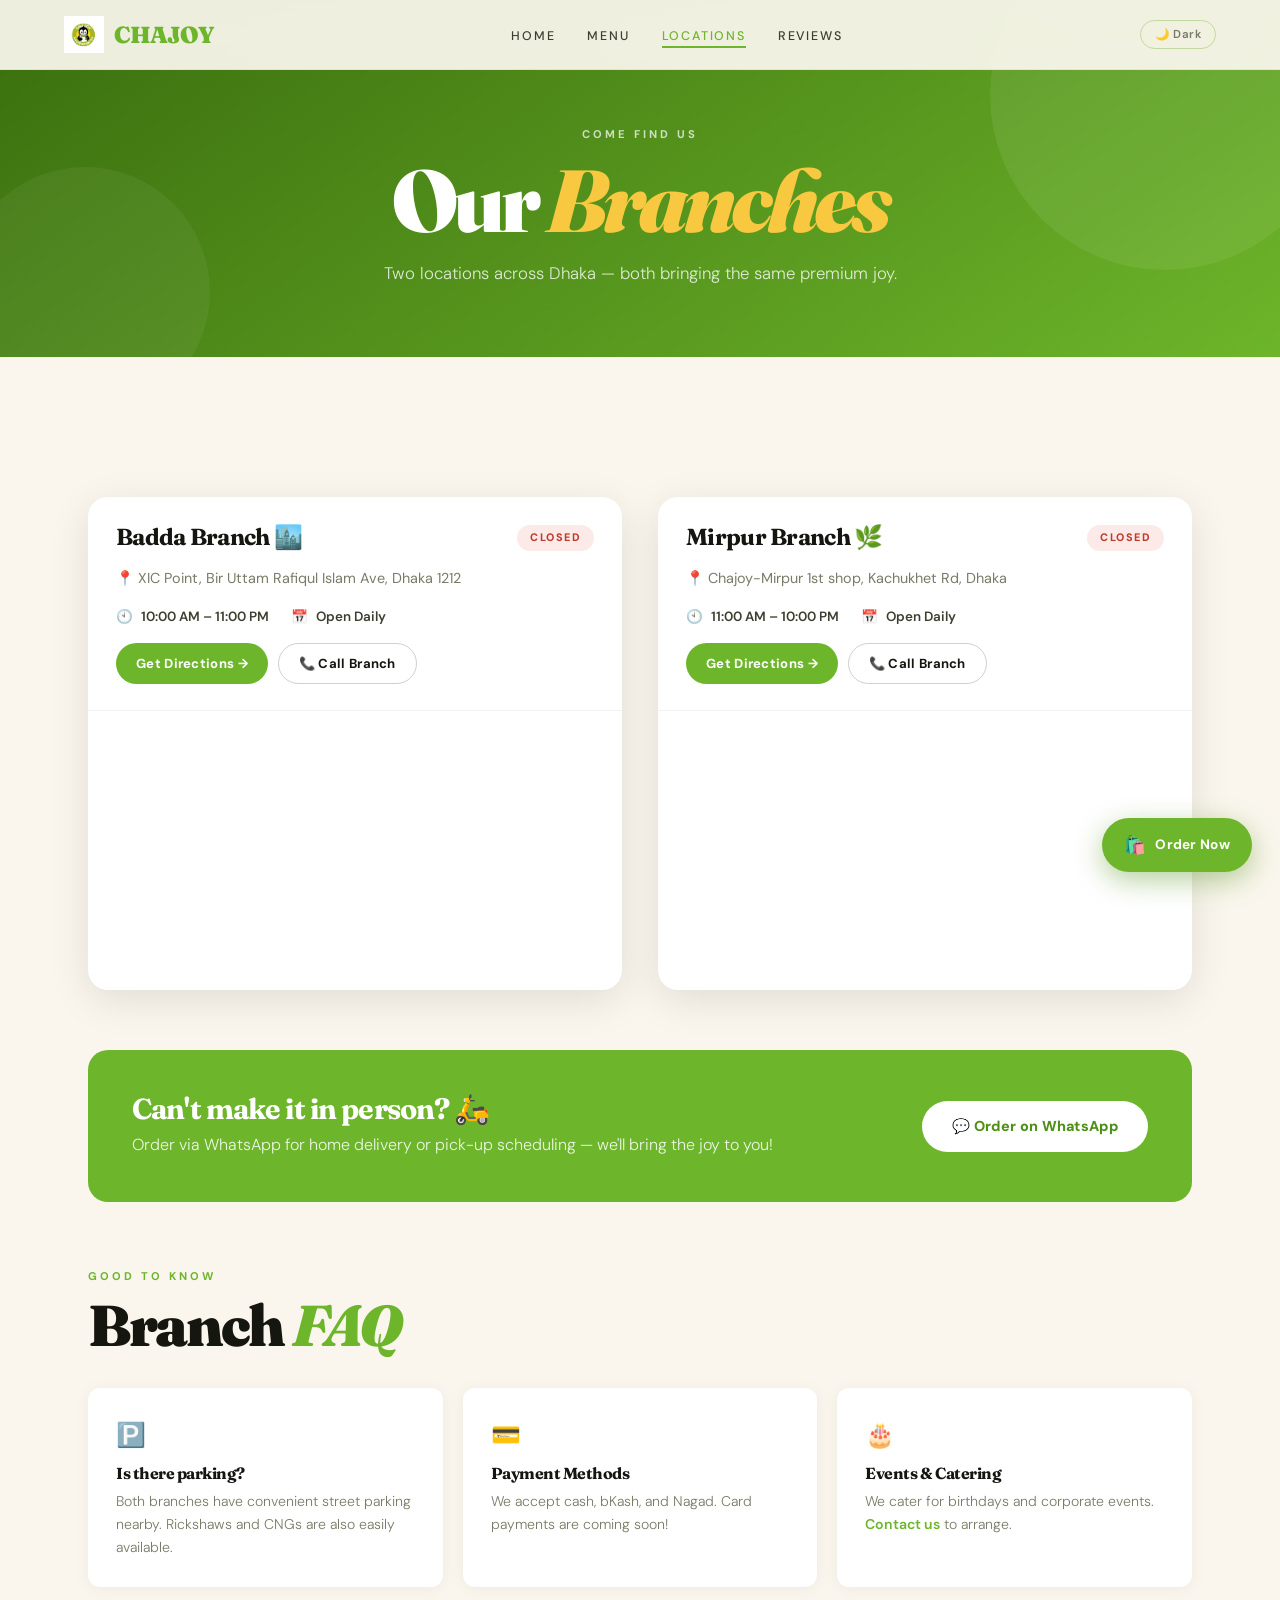
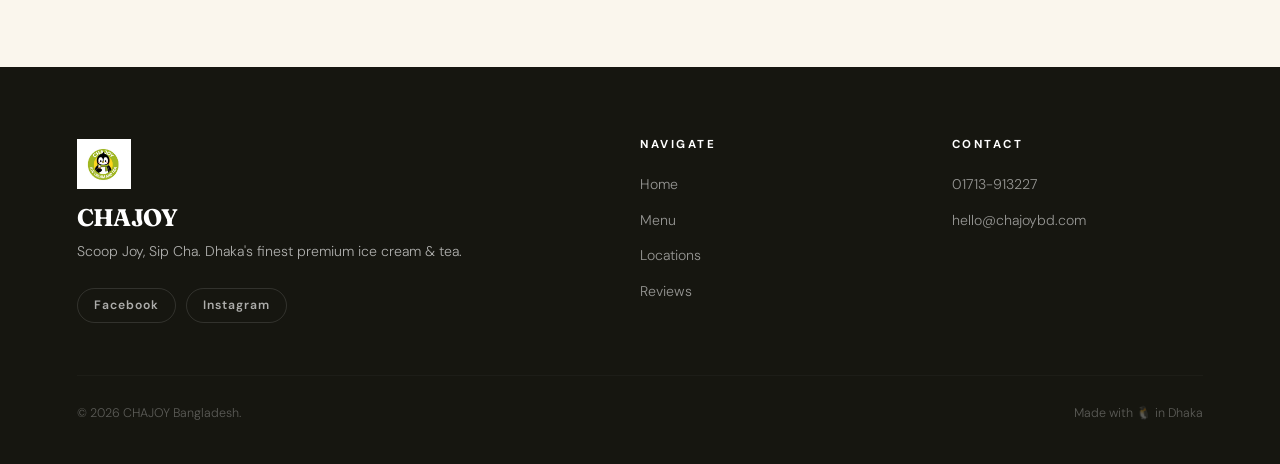
<file: locations.html>
<!DOCTYPE html>
<html lang="en">
<head>
<meta charset="UTF-8">
<meta name="viewport" content="width=device-width, initial-scale=1.0">
<title>Visit Us — CHAJOY Locations</title>
<link rel="stylesheet" href="style.css">
<link href="https://fonts.googleapis.com/css2?family=Fraunces:ital,opsz,wght@0,9..144,100;0,9..144,400;0,9..144,700;0,9..144,900;1,9..144,300;1,9..144,700&family=DM+Sans:ital,opsz,wght@0,9..40,300;0,9..40,400;0,9..40,500;0,9..40,700;1,9..40,300&display=swap" rel="stylesheet">
</head>
<body>

<a href="order.html" class="fab">
  <span class="fab-icon">🛍️</span><span>Order Now</span>
</a>
<nav>
  <a href="index.html" class="brand">
    <img src="image_8c6588.jpg" alt="CHAJOY">
    <span class="brand-name">CHAJOY</span>
  </a>
  <ul class="nav-links">
    <li><a href="index.html">Home</a></li>
    <li><a href="menu.html">Menu</a></li>
    <li><a href="locations.html">Locations</a></li>
    <li><a href="reviews.html">Reviews</a></li>
  </ul>
  <div class="nav-right">
    <button class="theme-btn" onclick="toggleTheme()" id="themeBtn">🌙 Dark</button>
    <div class="hamburger"><span></span><span></span><span></span></div>
  </div>
</nav>

<div class="page-hero page-hero-green">
  <div style="position:absolute;top:-80px;right:-60px;width:350px;height:350px;border-radius:50%;background:rgba(255,255,255,.07);"></div>
  <div style="position:absolute;bottom:-60px;left:-40px;width:250px;height:250px;border-radius:50%;background:rgba(255,255,255,.05);"></div>
  <span class="eyebrow" style="color:rgba(255,255,255,.72);">Come find us</span>
  <h1>Our <em>Branches</em></h1>
  <p>Two locations across Dhaka — both bringing the same premium joy.</p>
</div>

<div class="container">

  <div class="loc-grid">
    <!-- BADDA -->
    <div class="loc-card reveal">
      <div class="loc-card-head">
        <h2>Badda Branch 🏙️</h2>
        <span class="status-pill" id="baddaStatus">Checking...</span>
      </div>
      <div class="loc-details">
        <p>📍 XIC Point, Bir Uttam Rafiqul Islam Ave, Dhaka 1212</p>
        <div class="loc-meta">
          <div class="loc-meta-item"><span>🕙</span><span>10:00 AM – 11:00 PM</span></div>
          <div class="loc-meta-item"><span>📅</span><span>Open Daily</span></div>
        </div>
        <div style="display:flex;gap:10px;margin-top:12px;flex-wrap:wrap;">
          <a href="https://maps.google.com/?q=23.774109679835213,90.42550198835038" target="_blank" class="btn btn-primary" style="font-size:.82rem;padding:10px 20px;">Get Directions →</a>
          <a href="https://wa.me/8801713913227?text=Hi!%20I%20am%20at%20the%20Badda%20branch" target="_blank" class="btn btn-dark" style="font-size:.82rem;padding:9px 20px;">📞 Call Branch</a>
        </div>
      </div>
      <div class="map-wrap">
        <iframe src="https://www.google.com/maps?q=23.774109679835213,90.42550198835038&z=17&output=embed" loading="lazy" allowfullscreen title="Badda Branch Map"></iframe>
      </div>
    </div>

    <!-- MIRPUR -->
    <div class="loc-card reveal">
      <div class="loc-card-head">
        <h2>Mirpur Branch 🌿</h2>
        <span class="status-pill" id="mirpurStatus">Checking...</span>
      </div>
      <div class="loc-details">
        <p>📍 Chajoy-Mirpur 1st shop, Kachukhet Rd, Dhaka</p>
        <div class="loc-meta">
          <div class="loc-meta-item"><span>🕙</span><span>11:00 AM – 10:00 PM</span></div>
          <div class="loc-meta-item"><span>📅</span><span>Open Daily</span></div>
        </div>
        <div style="display:flex;gap:10px;margin-top:12px;flex-wrap:wrap;">
          <a href="https://maps.google.com/?q=23.793578440629272,90.38813609341226" target="_blank" class="btn btn-primary" style="font-size:.82rem;padding:10px 20px;">Get Directions →</a>
          <a href="https://wa.me/8801713913227?text=Hi!%20I%20am%20at%20the%20Mirpur%20branch" target="_blank" class="btn btn-dark" style="font-size:.82rem;padding:9px 20px;">📞 Call Branch</a>
        </div>
      </div>
      <div class="map-wrap">
        <iframe src="https://www.google.com/maps/embed?pb=!1m17!1m12!1m3!1d3650.7024840629272!2d90.38813609341226!3d23.793578440629272!2m3!1f0!2f0!3f0!3m2!1i1024!2i768!4f13.1!3m2!1m1!2zMjPCsDQ3JzM2LjkiTiA5MMKwMjMnMTcuMyJF!5e0!3m2!1sen!2sbd!4v1715600000000!5m2!1sen!2sbd" loading="lazy" allowfullscreen title="Mirpur Branch Map"></iframe>
      </div>
    </div>
  </div>

  <!-- DELIVERY CALLOUT -->
  <div style="margin-top:60px;background:var(--g1);border-radius:var(--r);padding:44px;display:flex;align-items:center;justify-content:space-between;flex-wrap:wrap;gap:24px;color:white;" class="reveal">
    <div>
      <h3 style="font-size:1.8rem;margin-bottom:8px;letter-spacing:-0.03em;">Can't make it in person? 🛵</h3>
      <p style="opacity:.88;font-weight:300;">Order via WhatsApp for home delivery or pick-up scheduling — we'll bring the joy to you!</p>
    </div>
    <a href="https://wa.me/8801713913227?text=Hi!%20I%20want%20to%20order%20for%20delivery" target="_blank" style="background:white;color:var(--g2);text-decoration:none;font-weight:800;padding:14px 30px;border-radius:50px;white-space:nowrap;font-size:.9rem;transition:.3s;display:inline-flex;align-items:center;gap:8px;letter-spacing:.3px;">
      💬 Order on WhatsApp
    </a>
  </div>

  <!-- FAQ -->
  <div style="margin-top:60px;" class="reveal">
    <span class="eyebrow">Good to know</span>
    <h2 class="section-title" style="margin-bottom:32px;">Branch <em>FAQ</em></h2>
    <div style="display:grid;grid-template-columns:repeat(auto-fit,minmax(280px,1fr));gap:20px;">
      <div style="background:var(--card);padding:28px;border-radius:var(--r2);box-shadow:var(--sh1);">
        <div style="font-size:1.5rem;margin-bottom:10px;">🅿️</div>
        <h4 style="margin-bottom:8px;color:var(--ink);font-size:1rem;">Is there parking?</h4>
        <p style="color:var(--ink3);font-size:.88rem;line-height:1.65;font-weight:300;">Both branches have convenient street parking nearby. Rickshaws and CNGs are also easily available.</p>
      </div>
      <div style="background:var(--card);padding:28px;border-radius:var(--r2);box-shadow:var(--sh1);">
        <div style="font-size:1.5rem;margin-bottom:10px;">💳</div>
        <h4 style="margin-bottom:8px;color:var(--ink);font-size:1rem;">Payment Methods</h4>
        <p style="color:var(--ink3);font-size:.88rem;line-height:1.65;font-weight:300;">We accept cash, bKash, and Nagad. Card payments are coming soon!</p>
      </div>
      <div style="background:var(--card);padding:28px;border-radius:var(--r2);box-shadow:var(--sh1);">
        <div style="font-size:1.5rem;margin-bottom:10px;">🎂</div>
        <h4 style="margin-bottom:8px;color:var(--ink);font-size:1rem;">Events & Catering</h4>
        <p style="color:var(--ink3);font-size:.88rem;line-height:1.65;font-weight:300;">We cater for birthdays and corporate events. <a href="index.html#contact" style="color:var(--g1);font-weight:600;">Contact us</a> to arrange.</p>
      </div>
    </div>
  </div>

</div>

<footer>
  <div class="footer-grid">
    <div class="footer-brand">
      <img src="image_8c6588.jpg" alt="CHAJOY">
      <h3>CHAJOY</h3>
      <p>Scoop Joy, Sip Cha. Dhaka's finest premium ice cream & tea.</p>
      <div class="footer-socials">
        <a href="https://facebook.com/chajoybd" target="_blank">Facebook</a>
        <a href="https://instagram.com/chajoybd" target="_blank">Instagram</a>
      </div>
    </div>
    <div class="footer-col">
      <h4>Navigate</h4>
      <ul>
        <li><a href="index.html">Home</a></li>
        <li><a href="menu.html">Menu</a></li>
        <li><a href="locations.html">Locations</a></li>
        <li><a href="reviews.html">Reviews</a></li>
      </ul>
    </div>
    <div class="footer-col">
      <h4>Contact</h4>
      <ul>
        <li><a href="tel:01713913227">01713-913227</a></li>
        <li><a href="mailto:hello@chajoybd.com">hello@chajoybd.com</a></li>
      </ul>
    </div>
  </div>
  <div class="footer-bottom">
    <span>© 2026 CHAJOY Bangladesh.</span>
    <span>Made with 🐧 in Dhaka</span>
  </div>
</footer>

<script src="script.js"></script>
</body>
</html>
</file>
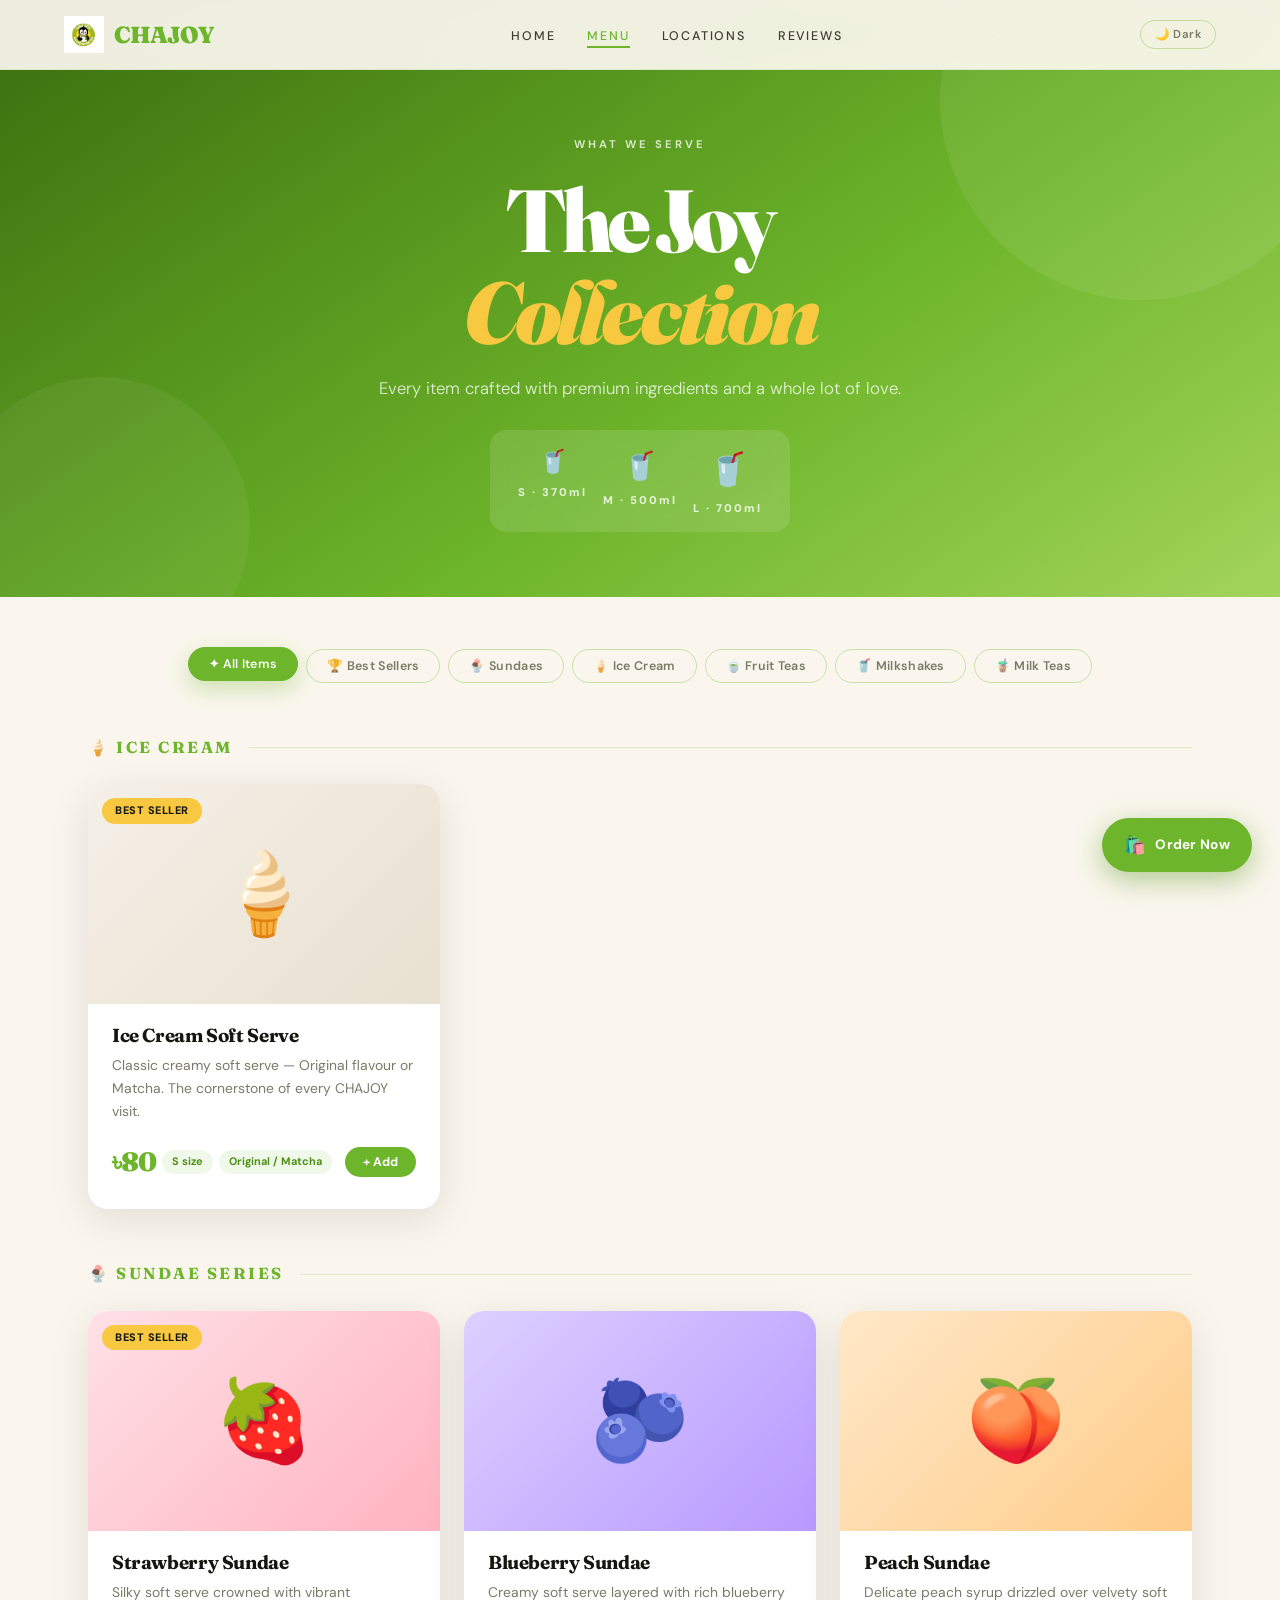
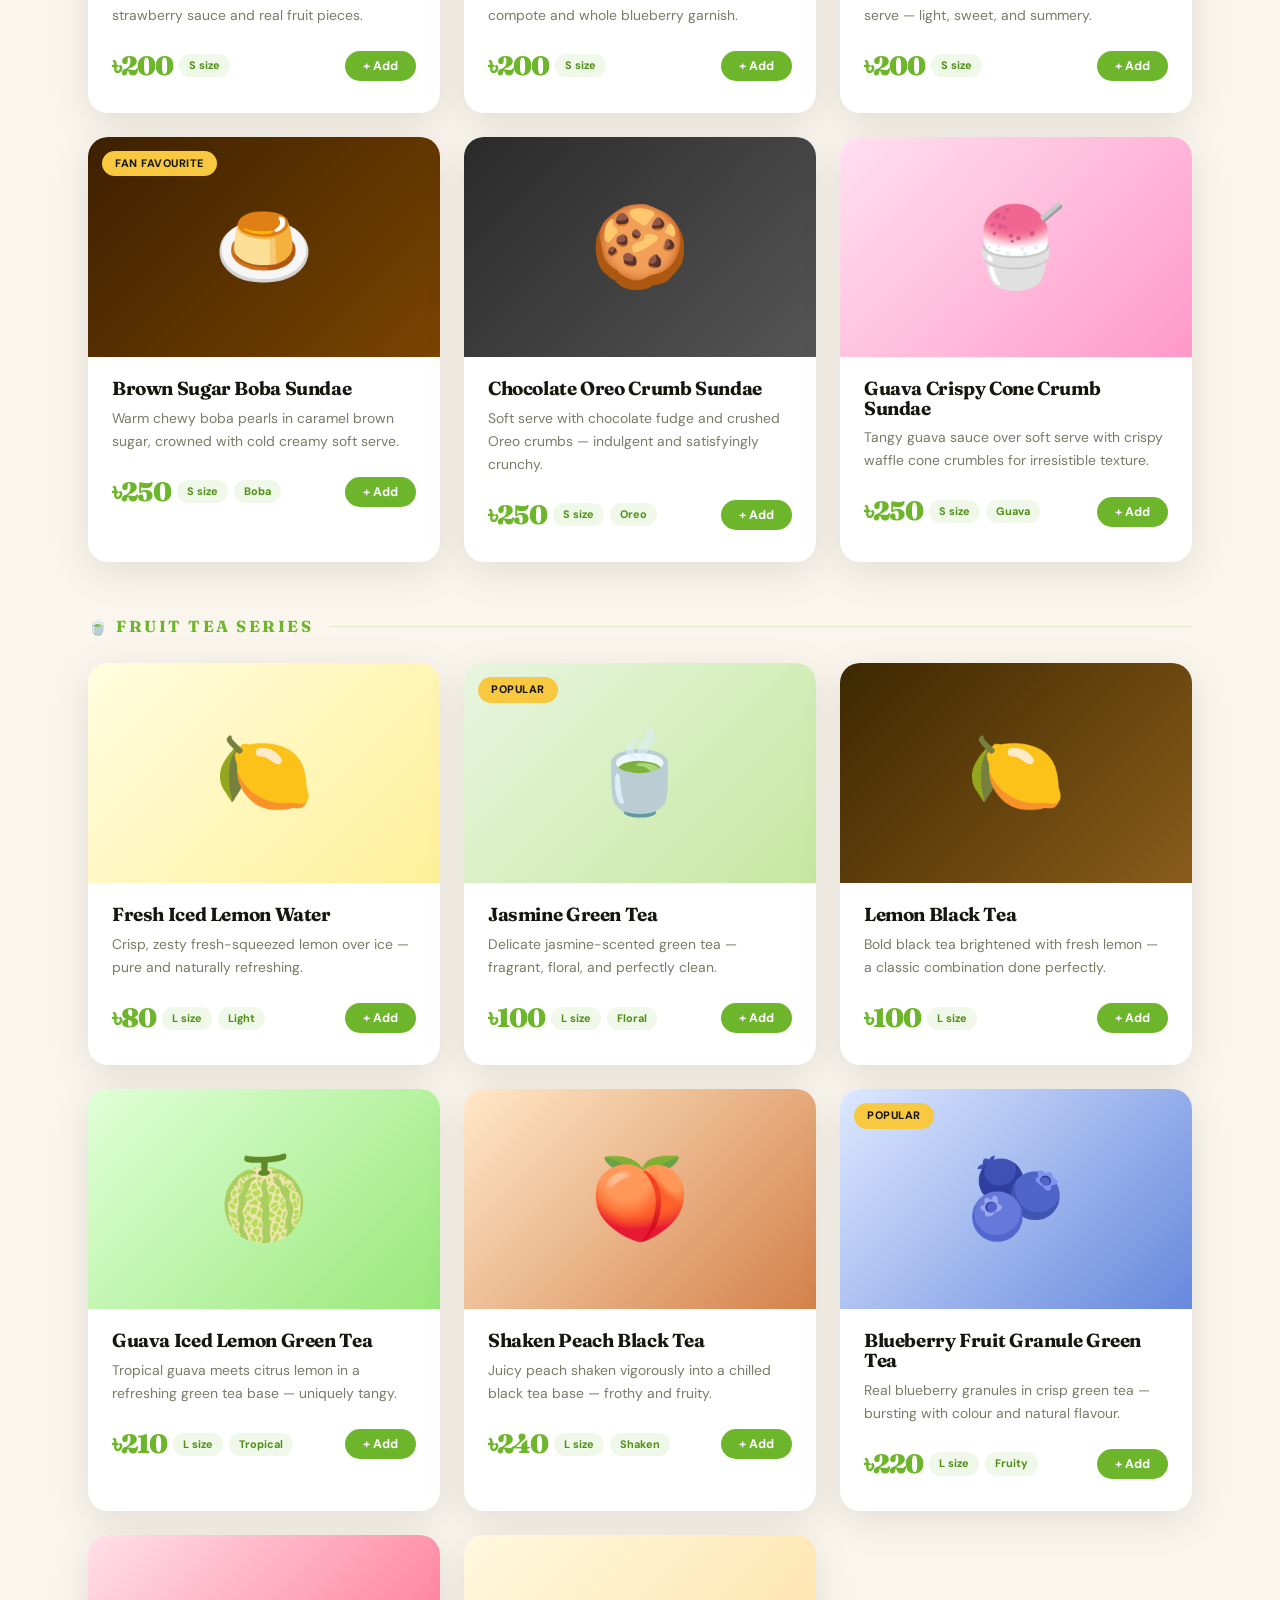
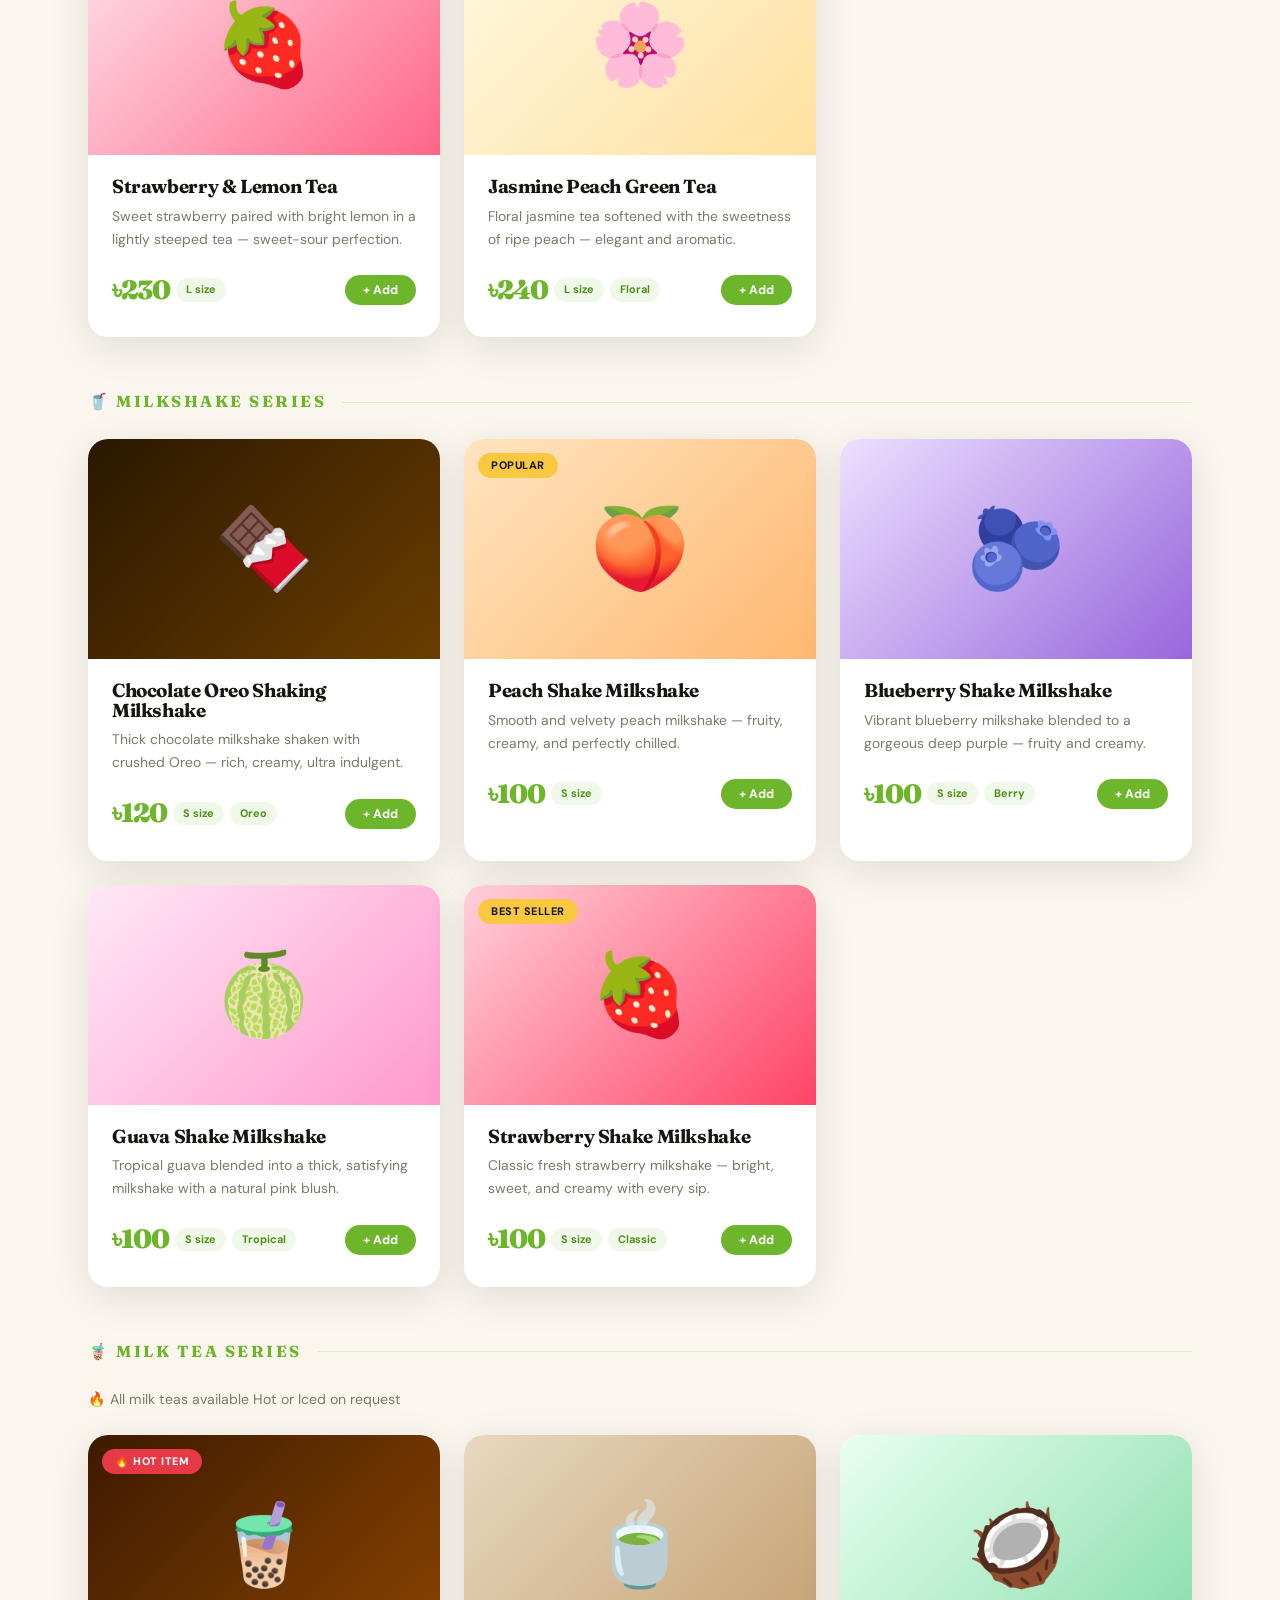
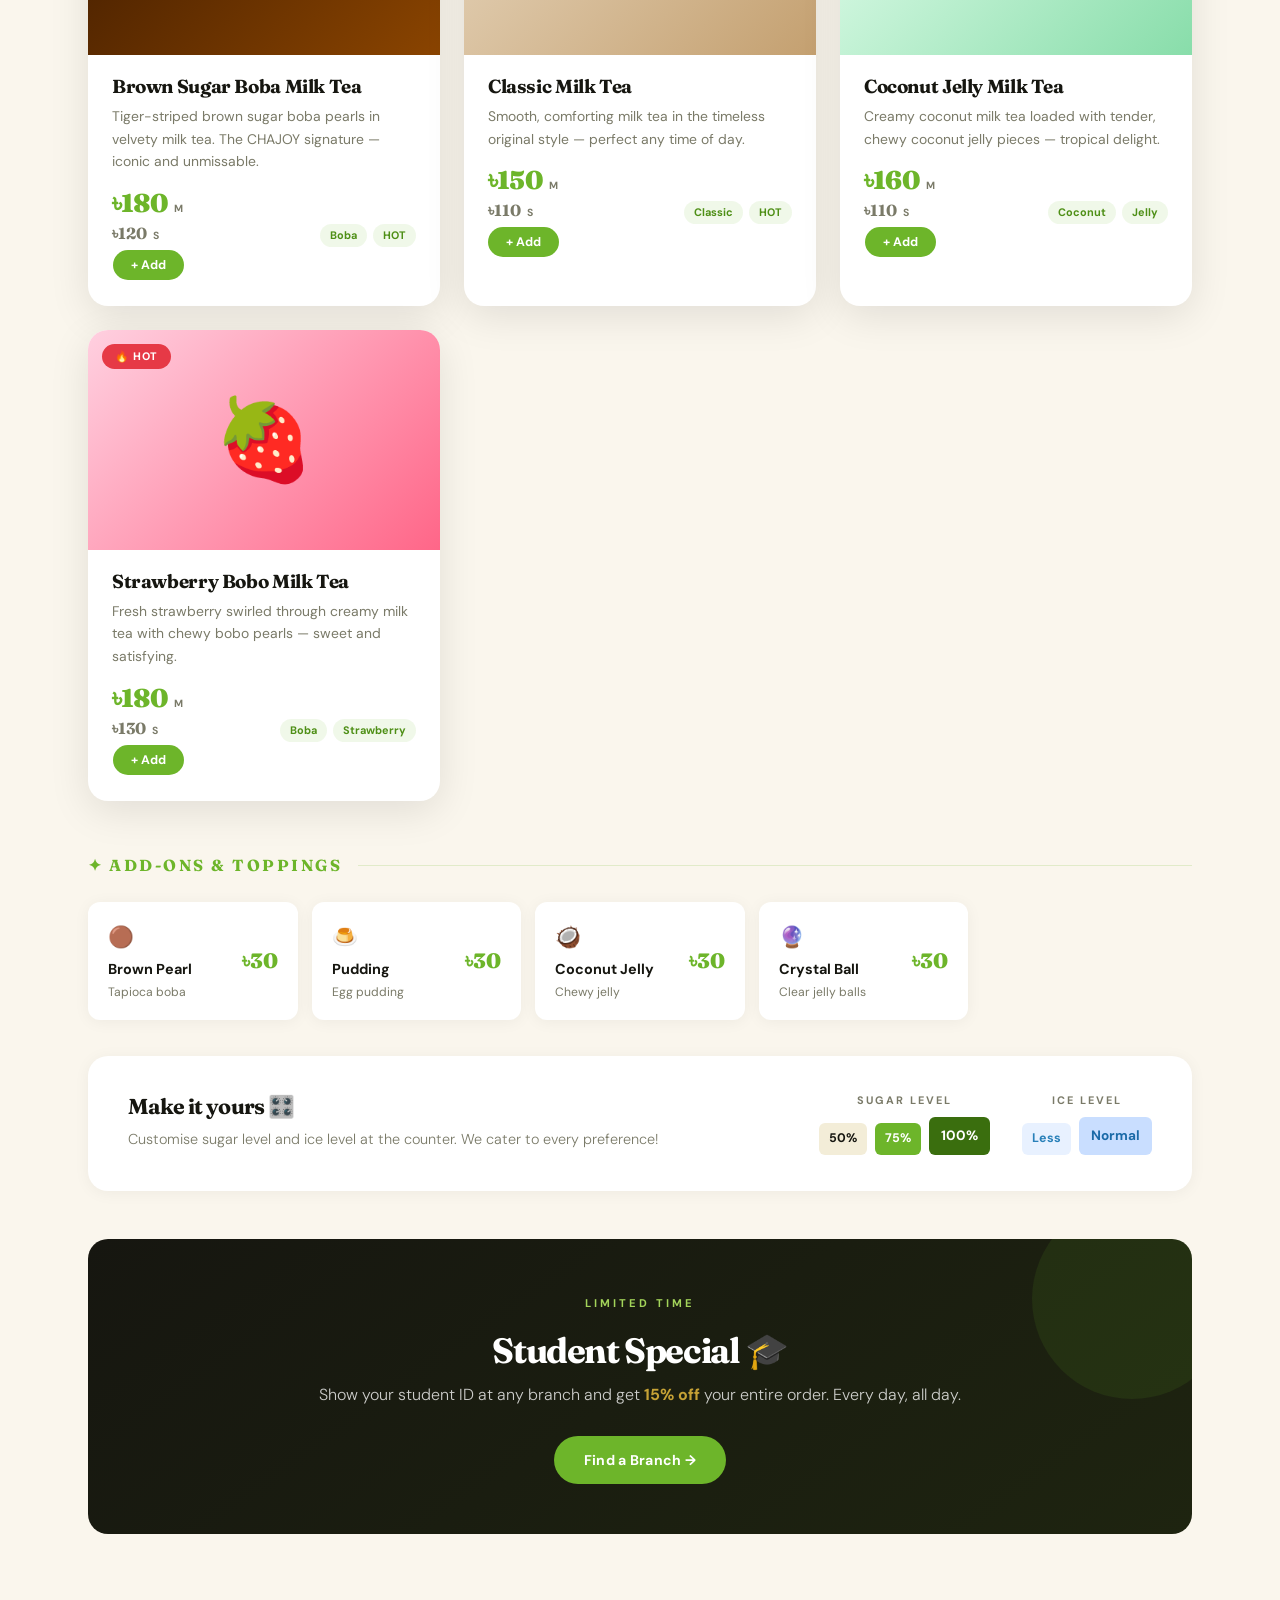
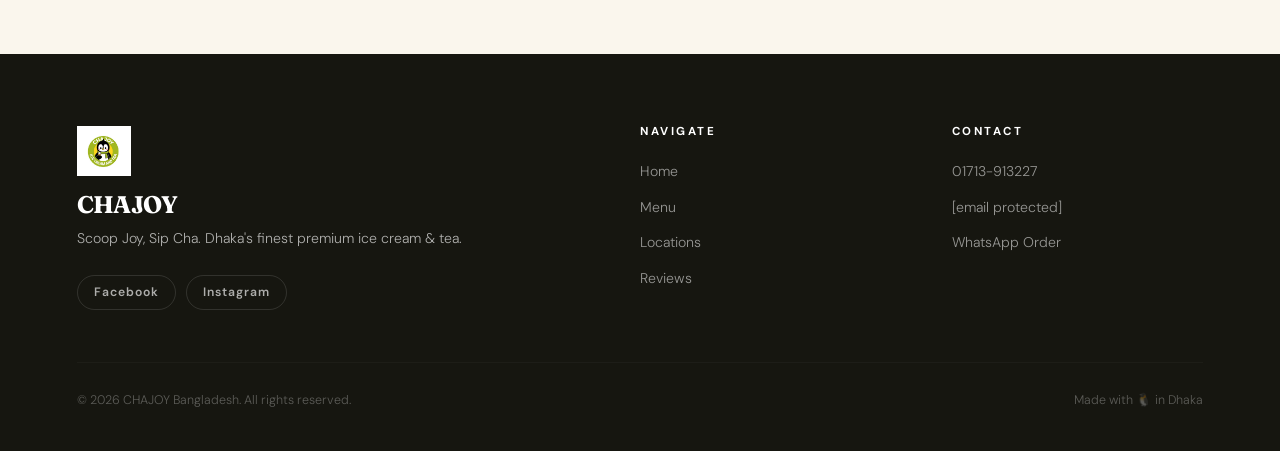
<file: menu.html>
<!DOCTYPE html>
<html lang="en">
<head>
<meta charset="UTF-8">
<meta name="viewport" content="width=device-width, initial-scale=1.0">
<title>The Joy Collection — CHAJOY Menu</title>
<link rel="stylesheet" href="style.css">
<link href="https://fonts.googleapis.com/css2?family=Fraunces:ital,opsz,wght@0,9..144,100;0,9..144,400;0,9..144,700;0,9..144,900;1,9..144,300;1,9..144,700&family=DM+Sans:ital,opsz,wght@0,9..40,300;0,9..40,400;0,9..40,500;0,9..40,700;1,9..40,300&display=swap" rel="stylesheet">
</head>
<body>

<a href="order.html" class="fab">
  <span class="fab-icon">🛍️</span><span>Order Now</span>
</a>

<nav>
  <a href="index.html" class="brand">
    <img src="image_8c6588.jpg" alt="CHAJOY">
    <span class="brand-name">CHAJOY</span>
  </a>
  <ul class="nav-links">
    <li><a href="index.html">Home</a></li>
    <li><a href="menu.html">Menu</a></li>
    <li><a href="locations.html">Locations</a></li>
    <li><a href="reviews.html">Reviews</a></li>
  </ul>
  <div class="nav-right">
    <button class="theme-btn" onclick="toggleTheme()" id="themeBtn">🌙 Dark</button>
    <div class="hamburger"><span></span><span></span><span></span></div>
  </div>
</nav>

<div class="menu-hero">
  <span class="eyebrow" style="color:rgba(255,255,255,.75);">What we serve</span>
  <h1>The Joy<br><em>Collection</em></h1>
  <p>Every item crafted with premium ingredients and a whole lot of love.</p>
  <div class="size-chips">
    <div class="size-chip"><span style="font-size:1.4rem;">🥤</span><span class="sz">S · 370ml</span></div>
    <div class="size-chip"><span style="font-size:1.7rem;">🥤</span><span class="sz">M · 500ml</span></div>
    <div class="size-chip"><span style="font-size:2rem;">🥤</span><span class="sz">L · 700ml</span></div>
  </div>
</div>

<div class="container" style="padding-top:52px;">

  <div class="filter-row reveal">
    <button class="filter-btn active" data-filter="all">✦ All Items</button>
    <button class="filter-btn" data-filter="bestseller">🏆 Best Sellers</button>
    <button class="filter-btn" data-filter="sundae">🍨 Sundaes</button>
    <button class="filter-btn" data-filter="icecream">🍦 Ice Cream</button>
    <button class="filter-btn" data-filter="fruittea">🍵 Fruit Teas</button>
    <button class="filter-btn" data-filter="milkshake">🥤 Milkshakes</button>
    <button class="filter-btn" data-filter="milktea">🧋 Milk Teas</button>
  </div>

  <!-- ICE CREAM -->
  <div class="cat-title reveal">🍦 Ice Cream</div>
  <div class="menu-grid">
    <div class="menu-card reveal" data-tags="icecream bestseller">
      <div class="card-img-wrap">
        <div class="card-img" style="background:linear-gradient(135deg,#f5f0e8,#e8e0d0);display:flex;align-items:center;justify-content:center;font-size:5rem;">🍦</div>
        <span class="card-badge">Best Seller</span>
      </div>
      <div class="card-body">
        <h3>Ice Cream Soft Serve</h3>
        <p>Classic creamy soft serve — Original flavour or Matcha. The cornerstone of every CHAJOY visit.</p>
        <div class="card-footer">
          <span class="card-price">৳80</span>
          <div class="card-tags"><span class="card-tag">S size</span><span class="card-tag">Original / Matcha</span></div>
          <button class="cj-add-btn" onclick="cjAdd(this)">+ Add</button>
        </div>
      </div>
    </div>
  </div>

  <!-- SUNDAE SERIES -->
  <div class="cat-title reveal">🍨 Sundae Series</div>
  <div class="menu-grid">
    <div class="menu-card reveal" data-tags="sundae bestseller">
      <div class="card-img-wrap">
        <div class="card-img" style="background:linear-gradient(135deg,#ffe0e6,#ffb3c0);display:flex;align-items:center;justify-content:center;font-size:5rem;">🍓</div>
        <span class="card-badge">Best Seller</span>
      </div>
      <div class="card-body">
        <h3>Strawberry Sundae</h3>
        <p>Silky soft serve crowned with vibrant strawberry sauce and real fruit pieces.</p>
        <div class="card-footer">
          <span class="card-price">৳200</span>
          <div class="card-tags"><span class="card-tag">S size</span></div>
          <button class="cj-add-btn" onclick="cjAdd(this)">+ Add</button>
        </div>
      </div>
    </div>
    <div class="menu-card reveal" data-tags="sundae">
      <div class="card-img-wrap">
        <div class="card-img" style="background:linear-gradient(135deg,#ddd0ff,#b899ff);display:flex;align-items:center;justify-content:center;font-size:5rem;">🫐</div>
      </div>
      <div class="card-body">
        <h3>Blueberry Sundae</h3>
        <p>Creamy soft serve layered with rich blueberry compote and whole blueberry garnish.</p>
        <div class="card-footer">
          <span class="card-price">৳200</span>
          <div class="card-tags"><span class="card-tag">S size</span></div>
          <button class="cj-add-btn" onclick="cjAdd(this)">+ Add</button>
        </div>
      </div>
    </div>
    <div class="menu-card reveal" data-tags="sundae">
      <div class="card-img-wrap">
        <div class="card-img" style="background:linear-gradient(135deg,#ffe8c8,#ffcc88);display:flex;align-items:center;justify-content:center;font-size:5rem;">🍑</div>
      </div>
      <div class="card-body">
        <h3>Peach Sundae</h3>
        <p>Delicate peach syrup drizzled over velvety soft serve — light, sweet, and summery.</p>
        <div class="card-footer">
          <span class="card-price">৳200</span>
          <div class="card-tags"><span class="card-tag">S size</span></div>
          <button class="cj-add-btn" onclick="cjAdd(this)">+ Add</button>
        </div>
      </div>
    </div>
    <div class="menu-card reveal" data-tags="sundae bestseller">
      <div class="card-img-wrap">
        <div class="card-img" style="background:linear-gradient(135deg,#3d2000,#7a4400);display:flex;align-items:center;justify-content:center;font-size:5rem;">🍮</div>
        <span class="card-badge">Fan Favourite</span>
      </div>
      <div class="card-body">
        <h3>Brown Sugar Boba Sundae</h3>
        <p>Warm chewy boba pearls in caramel brown sugar, crowned with cold creamy soft serve.</p>
        <div class="card-footer">
          <span class="card-price">৳250</span>
          <div class="card-tags"><span class="card-tag">S size</span><span class="card-tag">Boba</span></div>
          <button class="cj-add-btn" onclick="cjAdd(this)">+ Add</button>
        </div>
      </div>
    </div>
    <div class="menu-card reveal" data-tags="sundae">
      <div class="card-img-wrap">
        <div class="card-img" style="background:linear-gradient(135deg,#2a2a2a,#555);display:flex;align-items:center;justify-content:center;font-size:5rem;">🍪</div>
      </div>
      <div class="card-body">
        <h3>Chocolate Oreo Crumb Sundae</h3>
        <p>Soft serve with chocolate fudge and crushed Oreo crumbs — indulgent and satisfyingly crunchy.</p>
        <div class="card-footer">
          <span class="card-price">৳250</span>
          <div class="card-tags"><span class="card-tag">S size</span><span class="card-tag">Oreo</span></div>
          <button class="cj-add-btn" onclick="cjAdd(this)">+ Add</button>
        </div>
      </div>
    </div>
    <div class="menu-card reveal" data-tags="sundae">
      <div class="card-img-wrap">
        <div class="card-img" style="background:linear-gradient(135deg,#ffe0f0,#ff99c8);display:flex;align-items:center;justify-content:center;font-size:5rem;">🍧</div>
      </div>
      <div class="card-body">
        <h3>Guava Crispy Cone Crumb Sundae</h3>
        <p>Tangy guava sauce over soft serve with crispy waffle cone crumbles for irresistible texture.</p>
        <div class="card-footer">
          <span class="card-price">৳250</span>
          <div class="card-tags"><span class="card-tag">S size</span><span class="card-tag">Guava</span></div>
          <button class="cj-add-btn" onclick="cjAdd(this)">+ Add</button>
        </div>
      </div>
    </div>
  </div>

  <!-- FRUIT TEA -->
  <div class="cat-title reveal">🍵 Fruit Tea Series</div>
  <div class="menu-grid">
    <div class="menu-card reveal" data-tags="fruittea">
      <div class="card-img-wrap">
        <div class="card-img" style="background:linear-gradient(135deg,#fffde0,#fff099);display:flex;align-items:center;justify-content:center;font-size:5rem;">🍋</div>
      </div>
      <div class="card-body">
        <h3>Fresh Iced Lemon Water</h3>
        <p>Crisp, zesty fresh-squeezed lemon over ice — pure and naturally refreshing.</p>
        <div class="card-footer">
          <span class="card-price">৳80</span>
          <div class="card-tags"><span class="card-tag">L size</span><span class="card-tag">Light</span></div>
          <button class="cj-add-btn" onclick="cjAdd(this)">+ Add</button>
        </div>
      </div>
    </div>
    <div class="menu-card reveal" data-tags="fruittea bestseller">
      <div class="card-img-wrap">
        <div class="card-img" style="background:linear-gradient(135deg,#e8f5e0,#c5e8a0);display:flex;align-items:center;justify-content:center;font-size:5rem;">🍵</div>
        <span class="card-badge">Popular</span>
      </div>
      <div class="card-body">
        <h3>Jasmine Green Tea</h3>
        <p>Delicate jasmine-scented green tea — fragrant, floral, and perfectly clean.</p>
        <div class="card-footer">
          <span class="card-price">৳100</span>
          <div class="card-tags"><span class="card-tag">L size</span><span class="card-tag">Floral</span></div>
          <button class="cj-add-btn" onclick="cjAdd(this)">+ Add</button>
        </div>
      </div>
    </div>
    <div class="menu-card reveal" data-tags="fruittea">
      <div class="card-img-wrap">
        <div class="card-img" style="background:linear-gradient(135deg,#3d2800,#8a5c1a);display:flex;align-items:center;justify-content:center;font-size:5rem;">🍋</div>
      </div>
      <div class="card-body">
        <h3>Lemon Black Tea</h3>
        <p>Bold black tea brightened with fresh lemon — a classic combination done perfectly.</p>
        <div class="card-footer">
          <span class="card-price">৳100</span>
          <div class="card-tags"><span class="card-tag">L size</span></div>
          <button class="cj-add-btn" onclick="cjAdd(this)">+ Add</button>
        </div>
      </div>
    </div>
    <div class="menu-card reveal" data-tags="fruittea">
      <div class="card-img-wrap">
        <div class="card-img" style="background:linear-gradient(135deg,#e0ffd8,#99e87a);display:flex;align-items:center;justify-content:center;font-size:5rem;">🍈</div>
      </div>
      <div class="card-body">
        <h3>Guava Iced Lemon Green Tea</h3>
        <p>Tropical guava meets citrus lemon in a refreshing green tea base — uniquely tangy.</p>
        <div class="card-footer">
          <span class="card-price">৳210</span>
          <div class="card-tags"><span class="card-tag">L size</span><span class="card-tag">Tropical</span></div>
          <button class="cj-add-btn" onclick="cjAdd(this)">+ Add</button>
        </div>
      </div>
    </div>
    <div class="menu-card reveal" data-tags="fruittea">
      <div class="card-img-wrap">
        <div class="card-img" style="background:linear-gradient(135deg,#ffe8c8,#d4814a);display:flex;align-items:center;justify-content:center;font-size:5rem;">🍑</div>
      </div>
      <div class="card-body">
        <h3>Shaken Peach Black Tea</h3>
        <p>Juicy peach shaken vigorously into a chilled black tea base — frothy and fruity.</p>
        <div class="card-footer">
          <span class="card-price">৳240</span>
          <div class="card-tags"><span class="card-tag">L size</span><span class="card-tag">Shaken</span></div>
          <button class="cj-add-btn" onclick="cjAdd(this)">+ Add</button>
        </div>
      </div>
    </div>
    <div class="menu-card reveal" data-tags="fruittea bestseller">
      <div class="card-img-wrap">
        <div class="card-img" style="background:linear-gradient(135deg,#dde8ff,#6688dd);display:flex;align-items:center;justify-content:center;font-size:5rem;">🫐</div>
        <span class="card-badge">Popular</span>
      </div>
      <div class="card-body">
        <h3>Blueberry Fruit Granule Green Tea</h3>
        <p>Real blueberry granules in crisp green tea — bursting with colour and natural flavour.</p>
        <div class="card-footer">
          <span class="card-price">৳220</span>
          <div class="card-tags"><span class="card-tag">L size</span><span class="card-tag">Fruity</span></div>
          <button class="cj-add-btn" onclick="cjAdd(this)">+ Add</button>
        </div>
      </div>
    </div>
    <div class="menu-card reveal" data-tags="fruittea">
      <div class="card-img-wrap">
        <div class="card-img" style="background:linear-gradient(135deg,#ffe0ea,#ff6688);display:flex;align-items:center;justify-content:center;font-size:5rem;">🍓</div>
      </div>
      <div class="card-body">
        <h3>Strawberry &amp; Lemon Tea</h3>
        <p>Sweet strawberry paired with bright lemon in a lightly steeped tea — sweet-sour perfection.</p>
        <div class="card-footer">
          <span class="card-price">৳230</span>
          <div class="card-tags"><span class="card-tag">L size</span></div>
          <button class="cj-add-btn" onclick="cjAdd(this)">+ Add</button>
        </div>
      </div>
    </div>
    <div class="menu-card reveal" data-tags="fruittea">
      <div class="card-img-wrap">
        <div class="card-img" style="background:linear-gradient(135deg,#fff8e0,#ffe0a0);display:flex;align-items:center;justify-content:center;font-size:5rem;">🌸</div>
      </div>
      <div class="card-body">
        <h3>Jasmine Peach Green Tea</h3>
        <p>Floral jasmine tea softened with the sweetness of ripe peach — elegant and aromatic.</p>
        <div class="card-footer">
          <span class="card-price">৳240</span>
          <div class="card-tags"><span class="card-tag">L size</span><span class="card-tag">Floral</span></div>
          <button class="cj-add-btn" onclick="cjAdd(this)">+ Add</button>
        </div>
      </div>
    </div>
  </div>

  <!-- MILKSHAKE -->
  <div class="cat-title reveal">🥤 Milkshake Series</div>
  <div class="menu-grid">
    <div class="menu-card reveal" data-tags="milkshake">
      <div class="card-img-wrap">
        <div class="card-img" style="background:linear-gradient(135deg,#2a1800,#6b3d00);display:flex;align-items:center;justify-content:center;font-size:5rem;">🍫</div>
      </div>
      <div class="card-body">
        <h3>Chocolate Oreo Shaking Milkshake</h3>
        <p>Thick chocolate milkshake shaken with crushed Oreo — rich, creamy, ultra indulgent.</p>
        <div class="card-footer">
          <span class="card-price">৳120</span>
          <div class="card-tags"><span class="card-tag">S size</span><span class="card-tag">Oreo</span></div>
          <button class="cj-add-btn" onclick="cjAdd(this)">+ Add</button>
        </div>
      </div>
    </div>
    <div class="menu-card reveal" data-tags="milkshake bestseller">
      <div class="card-img-wrap">
        <div class="card-img" style="background:linear-gradient(135deg,#ffe4c0,#ffb870);display:flex;align-items:center;justify-content:center;font-size:5rem;">🍑</div>
        <span class="card-badge">Popular</span>
      </div>
      <div class="card-body">
        <h3>Peach Shake Milkshake</h3>
        <p>Smooth and velvety peach milkshake — fruity, creamy, and perfectly chilled.</p>
        <div class="card-footer">
          <span class="card-price">৳100</span>
          <div class="card-tags"><span class="card-tag">S size</span></div>
          <button class="cj-add-btn" onclick="cjAdd(this)">+ Add</button>
        </div>
      </div>
    </div>
    <div class="menu-card reveal" data-tags="milkshake">
      <div class="card-img-wrap">
        <div class="card-img" style="background:linear-gradient(135deg,#ece0ff,#9966dd);display:flex;align-items:center;justify-content:center;font-size:5rem;">🫐</div>
      </div>
      <div class="card-body">
        <h3>Blueberry Shake Milkshake</h3>
        <p>Vibrant blueberry milkshake blended to a gorgeous deep purple — fruity and creamy.</p>
        <div class="card-footer">
          <span class="card-price">৳100</span>
          <div class="card-tags"><span class="card-tag">S size</span><span class="card-tag">Berry</span></div>
          <button class="cj-add-btn" onclick="cjAdd(this)">+ Add</button>
        </div>
      </div>
    </div>
    <div class="menu-card reveal" data-tags="milkshake">
      <div class="card-img-wrap">
        <div class="card-img" style="background:linear-gradient(135deg,#ffe8f5,#ff99cc);display:flex;align-items:center;justify-content:center;font-size:5rem;">🍈</div>
      </div>
      <div class="card-body">
        <h3>Guava Shake Milkshake</h3>
        <p>Tropical guava blended into a thick, satisfying milkshake with a natural pink blush.</p>
        <div class="card-footer">
          <span class="card-price">৳100</span>
          <div class="card-tags"><span class="card-tag">S size</span><span class="card-tag">Tropical</span></div>
          <button class="cj-add-btn" onclick="cjAdd(this)">+ Add</button>
        </div>
      </div>
    </div>
    <div class="menu-card reveal" data-tags="milkshake bestseller">
      <div class="card-img-wrap">
        <div class="card-img" style="background:linear-gradient(135deg,#ffd0da,#ff4466);display:flex;align-items:center;justify-content:center;font-size:5rem;">🍓</div>
        <span class="card-badge">Best Seller</span>
      </div>
      <div class="card-body">
        <h3>Strawberry Shake Milkshake</h3>
        <p>Classic fresh strawberry milkshake — bright, sweet, and creamy with every sip.</p>
        <div class="card-footer">
          <span class="card-price">৳100</span>
          <div class="card-tags"><span class="card-tag">S size</span><span class="card-tag">Classic</span></div>
          <button class="cj-add-btn" onclick="cjAdd(this)">+ Add</button>
        </div>
      </div>
    </div>
  </div>

  <!-- MILK TEA -->
  <div class="cat-title reveal">🧋 Milk Tea Series</div>
  <p style="color:var(--ink3);font-size:.88rem;margin-bottom:24px;" class="reveal">🔥 All milk teas available Hot or Iced on request</p>
  <div class="menu-grid">
    <div class="menu-card reveal" data-tags="milktea bestseller">
      <div class="card-img-wrap">
        <div class="card-img" style="background:linear-gradient(135deg,#3d1a00,#8a4400);display:flex;align-items:center;justify-content:center;font-size:5rem;">🧋</div>
        <span class="card-badge hot">🔥 HOT Item</span>
      </div>
      <div class="card-body">
        <h3>Brown Sugar Boba Milk Tea</h3>
        <p>Tiger-striped brown sugar boba pearls in velvety milk tea. The CHAJOY signature — iconic and unmissable.</p>
        <div class="card-footer">
          <div class="price-stack">
            <div style="display:flex;align-items:baseline;gap:6px;"><span class="price-main">৳180</span><span class="price-lbl">M</span></div>
            <div style="display:flex;align-items:baseline;gap:6px;"><span class="price-sm-v">৳120</span><span class="price-lbl">S</span></div>
          <button class="cj-add-btn" onclick="cjAdd(this)">+ Add</button>
        </div>
          <div class="card-tags"><span class="card-tag">Boba</span><span class="card-tag">HOT</span></div>
        </div>
      </div>
    </div>
    <div class="menu-card reveal" data-tags="milktea">
      <div class="card-img-wrap">
        <div class="card-img" style="background:linear-gradient(135deg,#e8d8c0,#c4a070);display:flex;align-items:center;justify-content:center;font-size:5rem;">🍵</div>
      </div>
      <div class="card-body">
        <h3>Classic Milk Tea</h3>
        <p>Smooth, comforting milk tea in the timeless original style — perfect any time of day.</p>
        <div class="card-footer">
          <div class="price-stack">
            <div style="display:flex;align-items:baseline;gap:6px;"><span class="price-main">৳150</span><span class="price-lbl">M</span></div>
            <div style="display:flex;align-items:baseline;gap:6px;"><span class="price-sm-v">৳110</span><span class="price-lbl">S</span></div>
          <button class="cj-add-btn" onclick="cjAdd(this)">+ Add</button>
        </div>
          <div class="card-tags"><span class="card-tag">Classic</span><span class="card-tag">HOT</span></div>
        </div>
      </div>
    </div>
    <div class="menu-card reveal" data-tags="milktea">
      <div class="card-img-wrap">
        <div class="card-img" style="background:linear-gradient(135deg,#e8fff0,#88ddaa);display:flex;align-items:center;justify-content:center;font-size:5rem;">🥥</div>
      </div>
      <div class="card-body">
        <h3>Coconut Jelly Milk Tea</h3>
        <p>Creamy coconut milk tea loaded with tender, chewy coconut jelly pieces — tropical delight.</p>
        <div class="card-footer">
          <div class="price-stack">
            <div style="display:flex;align-items:baseline;gap:6px;"><span class="price-main">৳160</span><span class="price-lbl">M</span></div>
            <div style="display:flex;align-items:baseline;gap:6px;"><span class="price-sm-v">৳110</span><span class="price-lbl">S</span></div>
          <button class="cj-add-btn" onclick="cjAdd(this)">+ Add</button>
        </div>
          <div class="card-tags"><span class="card-tag">Coconut</span><span class="card-tag">Jelly</span></div>
        </div>
      </div>
    </div>
    <div class="menu-card reveal" data-tags="milktea bestseller">
      <div class="card-img-wrap">
        <div class="card-img" style="background:linear-gradient(135deg,#ffd0e0,#ff6688);display:flex;align-items:center;justify-content:center;font-size:5rem;">🍓</div>
        <span class="card-badge hot">🔥 HOT</span>
      </div>
      <div class="card-body">
        <h3>Strawberry Bobo Milk Tea</h3>
        <p>Fresh strawberry swirled through creamy milk tea with chewy bobo pearls — sweet and satisfying.</p>
        <div class="card-footer">
          <div class="price-stack">
            <div style="display:flex;align-items:baseline;gap:6px;"><span class="price-main">৳180</span><span class="price-lbl">M</span></div>
            <div style="display:flex;align-items:baseline;gap:6px;"><span class="price-sm-v">৳130</span><span class="price-lbl">S</span></div>
          <button class="cj-add-btn" onclick="cjAdd(this)">+ Add</button>
        </div>
          <div class="card-tags"><span class="card-tag">Boba</span><span class="card-tag">Strawberry</span></div>
        </div>
      </div>
    </div>
  </div>

  <!-- ADD-ONS -->
  <div class="cat-title reveal">✦ Add-Ons &amp; Toppings</div>
  <div class="addon-grid reveal">
    <div class="addon-item"><div><div style="font-size:1.3rem;margin-bottom:4px;">🟤</div><div class="addon-name">Brown Pearl</div><div class="addon-desc">Tapioca boba</div></div><span class="addon-price">৳30</span></div>
    <div class="addon-item"><div><div style="font-size:1.3rem;margin-bottom:4px;">🍮</div><div class="addon-name">Pudding</div><div class="addon-desc">Egg pudding</div></div><span class="addon-price">৳30</span></div>
    <div class="addon-item"><div><div style="font-size:1.3rem;margin-bottom:4px;">🥥</div><div class="addon-name">Coconut Jelly</div><div class="addon-desc">Chewy jelly</div></div><span class="addon-price">৳30</span></div>
    <div class="addon-item"><div><div style="font-size:1.3rem;margin-bottom:4px;">🔮</div><div class="addon-name">Crystal Ball</div><div class="addon-desc">Clear jelly balls</div></div><span class="addon-price">৳30</span></div>
  </div>

  <!-- CUSTOMISE -->
  <div style="background:var(--card);border-radius:var(--r);padding:36px 40px;margin-top:36px;display:flex;gap:40px;align-items:center;flex-wrap:wrap;box-shadow:var(--sh1);" class="reveal">
    <div style="flex:1;min-width:200px;">
      <h3 style="font-size:1.35rem;color:var(--ink);margin-bottom:8px;">Make it yours 🎛️</h3>
      <p style="color:var(--ink3);font-size:.9rem;line-height:1.7;font-weight:300;">Customise sugar level and ice level at the counter. We cater to every preference!</p>
    </div>
    <div style="display:flex;gap:32px;flex-wrap:wrap;">
      <div style="text-align:center;">
        <div style="font-size:.68rem;font-weight:700;letter-spacing:2px;text-transform:uppercase;color:var(--ink3);margin-bottom:8px;">Sugar Level</div>
        <div style="display:flex;gap:8px;align-items:flex-end;justify-content:center;">
          <div style="background:var(--cream2);border-radius:6px;padding:6px 10px;font-size:.78rem;font-weight:700;">50%</div>
          <div style="background:var(--g1);color:white;border-radius:6px;padding:6px 10px;font-size:.78rem;font-weight:700;">75%</div>
          <div style="background:var(--g3);color:white;border-radius:6px;padding:8px 12px;font-size:.85rem;font-weight:700;">100%</div>
        </div>
      </div>
      <div style="text-align:center;">
        <div style="font-size:.68rem;font-weight:700;letter-spacing:2px;text-transform:uppercase;color:var(--ink3);margin-bottom:8px;">Ice Level</div>
        <div style="display:flex;gap:8px;align-items:flex-end;justify-content:center;">
          <div style="background:rgba(100,160,255,.15);border-radius:6px;padding:6px 10px;font-size:.78rem;font-weight:700;color:#2980b9;">Less</div>
          <div style="background:rgba(100,160,255,.35);border-radius:6px;padding:8px 12px;font-size:.85rem;font-weight:700;color:#1a6aa8;">Normal</div>
        </div>
      </div>
    </div>
  </div>

  <!-- STUDENT OFFER -->
  <div style="background:linear-gradient(145deg,var(--ink),#1e2410);border-radius:var(--r);padding:50px;text-align:center;margin-top:48px;color:white;position:relative;overflow:hidden;" class="reveal">
    <div style="position:absolute;top:-40px;right:-40px;width:200px;height:200px;border-radius:50%;background:rgba(109,181,42,.1);"></div>
    <span class="eyebrow" style="color:var(--gl);">Limited Time</span>
    <h2 style="font-size:2.2rem;margin:10px 0 12px;letter-spacing:-0.04em;">Student Special 🎓</h2>
    <p style="opacity:.78;margin-bottom:28px;font-weight:300;">Show your student ID at any branch and get <strong style="color:var(--y);font-weight:700;">15% off</strong> your entire order. Every day, all day.</p>
    <a href="locations.html" class="btn btn-primary">Find a Branch →</a>
  </div>
  <div style="height:40px;"></div>
</div>

<footer>
  <div class="footer-grid">
    <div class="footer-brand">
      <img src="image_8c6588.jpg" alt="CHAJOY">
      <h3>CHAJOY</h3>
      <p>Scoop Joy, Sip Cha. Dhaka's finest premium ice cream & tea.</p>
      <div class="footer-socials">
        <a href="https://facebook.com/chajoybd" target="_blank">Facebook</a>
        <a href="https://instagram.com/chajoybd" target="_blank">Instagram</a>
      </div>
    </div>
    <div class="footer-col">
      <h4>Navigate</h4>
      <ul>
        <li><a href="index.html">Home</a></li>
        <li><a href="menu.html">Menu</a></li>
        <li><a href="locations.html">Locations</a></li>
        <li><a href="reviews.html">Reviews</a></li>
      </ul>
    </div>
    <div class="footer-col">
      <h4>Contact</h4>
      <ul>
        <li><a href="tel:01713913227">01713-913227</a></li>
        <li><a href="/cdn-cgi/l/email-protection#375f525b5b5877545f565d584e1954585a"><span class="__cf_email__" data-cfemail="dab2bfb6b6b59ab9b2bbb0b5a3f4b9b5b7">[email&#160;protected]</span></a></li>
        <li><a href="https://wa.me/8801713913227" target="_blank">WhatsApp Order</a></li>
      </ul>
    </div>
  </div>
    <div class="footer-bottom">
    <span>© 2026 CHAJOY Bangladesh. All rights reserved.</span>
    <span>Made with 🐧 in Dhaka</span>
  </div>
</footer>

<script src="script.js"></script>
<style>
/* ── ADD BUTTON ── */
.cj-add-btn {
  background: var(--g1);
  color: white;
  border: none;
  border-radius: 50px;
  padding: 7px 18px;
  font-family: 'DM Sans', sans-serif;
  font-weight: 700;
  font-size: .78rem;
  cursor: pointer;
  transition: all .2s;
  white-space: nowrap;
  margin-left: auto;
  flex-shrink: 0;
}
.cj-add-btn:hover { background: var(--g2); transform: translateY(-1px); }
.cj-add-btn.added { background: #27ae60; }
.card-footer { flex-wrap: wrap; gap: 6px; }

/* ── MODAL OVERLAY ── */
.cj-modal-overlay {
  position: fixed; inset: 0;
  background: rgba(0,0,0,.52);
  backdrop-filter: blur(6px);
  z-index: 9000;
  display: flex; align-items: center; justify-content: center;
  padding: 20px;
  opacity: 0; pointer-events: none;
  transition: opacity .25s;
}
.cj-modal-overlay.open { opacity: 1; pointer-events: all; }

.cj-modal {
  background: var(--card, #fff);
  border-radius: 20px;
  padding: 32px;
  max-width: 420px;
  width: 100%;
  box-shadow: 0 24px 80px rgba(0,0,0,.25);
  transform: translateY(24px) scale(.97);
  transition: transform .28s cubic-bezier(0.22,1,0.36,1);
  max-height: 90vh;
  overflow-y: auto;
}
.cj-modal-overlay.open .cj-modal { transform: translateY(0) scale(1); }

.cj-modal-header {
  display: flex; align-items: flex-start; justify-content: space-between; gap: 12px;
  margin-bottom: 22px;
}
.cj-modal-title { font-family: 'Fraunces', serif; font-size: 1.25rem; font-weight: 800; color: var(--ink, #1a1a1a); line-height: 1.3; }
.cj-modal-price { font-family: 'Fraunces', serif; font-size: 1.1rem; color: var(--g1, #6db52a); font-weight: 700; white-space: nowrap; }
.cj-modal-close {
  background: none; border: none; font-size: 1.4rem; cursor: pointer;
  color: var(--ink3, #888); line-height: 1; padding: 0; flex-shrink: 0;
  transition: color .2s;
}
.cj-modal-close:hover { color: var(--ink, #1a1a1a); }

.cj-opt-group { margin-bottom: 20px; }
.cj-opt-label {
  font-size: .68rem; font-weight: 800; letter-spacing: 2px;
  text-transform: uppercase; color: var(--ink3, #888); margin-bottom: 10px; display: block;
}
.cj-opt-row { display: flex; gap: 8px; flex-wrap: wrap; }

.cj-chip {
  border: 2px solid rgba(109,181,42,.25);
  border-radius: 50px;
  padding: 7px 16px;
  font-family: 'DM Sans', sans-serif;
  font-size: .82rem; font-weight: 600;
  cursor: pointer;
  background: transparent;
  color: var(--ink2, #333);
  transition: all .18s;
}
.cj-chip:hover { border-color: var(--g1, #6db52a); background: rgba(109,181,42,.06); }
.cj-chip.active {
  background: var(--g1, #6db52a); color: white;
  border-color: var(--g1, #6db52a);
}
/* Size chips get a price delta badge */
.cj-chip .chip-delta {
  font-size: .7rem; opacity: .8; margin-left: 4px;
}

.cj-modal-footer { margin-top: 24px; display: flex; gap: 10px; }
.cj-confirm-btn {
  flex: 1; background: var(--g1, #6db52a); color: white;
  border: none; border-radius: 50px; padding: 14px 24px;
  font-family: 'DM Sans', sans-serif; font-weight: 800; font-size: .95rem;
  cursor: pointer; transition: all .25s;
}
.cj-confirm-btn:hover { background: var(--g2, #4e8f16); transform: translateY(-2px); box-shadow: 0 8px 24px rgba(78,143,22,.3); }

/* ── CART BAR ── */
#cj-cart-bar {
  display: none; position: fixed; bottom: 90px; left: 50%;
  transform: translateX(-50%);
  background: var(--ink, #1a1a1a); color: white;
  border-radius: 50px; padding: 14px 24px;
  font-family: 'DM Sans', sans-serif; font-weight: 700; font-size: .88rem;
  cursor: pointer; z-index: 997; gap: 14px; align-items: center;
  box-shadow: 0 10px 40px rgba(0,0,0,.3); transition: transform .2s;
}

/* Applies only to drinks/teas — hide size for ice cream sundaes */
.hide-size .cj-opt-group.size-group { display: none; }
</style>

<!-- CUSTOMISE MODAL -->
<div class="cj-modal-overlay" id="cjModalOverlay" onclick="cjCloseModal(event)">
  <div class="cj-modal" role="dialog" aria-modal="true">
    <div class="cj-modal-header">
      <div>
        <div class="cj-modal-title" id="cjModalTitle">Item Name</div>
        <div class="cj-modal-price" id="cjModalPrice">৳0</div>
      </div>
      <button class="cj-modal-close" onclick="cjCloseModalBtn()">✕</button>
    </div>

    <!-- SIZE -->
    <div class="cj-opt-group size-group" id="cjSizeGroup">
      <span class="cj-opt-label">🥤 Cup Size</span>
      <div class="cj-opt-row" id="cjSizeRow">
        <button class="cj-chip active" data-group="size" data-val="S" data-delta="0" onclick="cjSelect(this,'size')">S · 370ml</button>
        <button class="cj-chip" data-group="size" data-val="M" data-delta="30" onclick="cjSelect(this,'size')">M · 500ml <span class="chip-delta">+৳30</span></button>
        <button class="cj-chip" data-group="size" data-val="L" data-delta="60" onclick="cjSelect(this,'size')">L · 700ml <span class="chip-delta">+৳60</span></button>
      </div>
    </div>

    <!-- ICE -->
    <div class="cj-opt-group">
      <span class="cj-opt-label">🧊 Ice Level</span>
      <div class="cj-opt-row">
        <button class="cj-chip" data-group="ice" data-val="No Ice" onclick="cjSelect(this,'ice')">No Ice</button>
        <button class="cj-chip" data-group="ice" data-val="Less Ice" onclick="cjSelect(this,'ice')">Less Ice</button>
        <button class="cj-chip active" data-group="ice" data-val="Normal Ice" onclick="cjSelect(this,'ice')">Normal</button>
        <button class="cj-chip" data-group="ice" data-val="Extra Ice" onclick="cjSelect(this,'ice')">Extra Ice</button>
      </div>
    </div>

    <!-- SWEETNESS -->
    <div class="cj-opt-group">
      <span class="cj-opt-label">🍬 Sweetness</span>
      <div class="cj-opt-row">
        <button class="cj-chip" data-group="sugar" data-val="0%" onclick="cjSelect(this,'sugar')">0%</button>
        <button class="cj-chip" data-group="sugar" data-val="25%" onclick="cjSelect(this,'sugar')">25%</button>
        <button class="cj-chip" data-group="sugar" data-val="50%" onclick="cjSelect(this,'sugar')">50%</button>
        <button class="cj-chip active" data-group="sugar" data-val="75%" onclick="cjSelect(this,'sugar')">75%</button>
        <button class="cj-chip" data-group="sugar" data-val="100%" onclick="cjSelect(this,'sugar')">100%</button>
      </div>
    </div>

    <div class="cj-modal-footer">
      <button class="cj-confirm-btn" id="cjConfirmBtn" onclick="cjConfirmAdd()">
        + Add to Order
      </button>
    </div>
  </div>
</div>

<script>
(function() {
  // Items that are solid (no ice/size customisation needed — sundaes, soft serve)
  const SOLID_ITEMS = ['sundae','soft serve','ice cream'];

  let currentItem = null; // { name, basePrice }
  let cart = []; // array of { name, basePrice, size, ice, sugar, finalPrice }
  let selections = { size: 'S', ice: 'Normal Ice', sugar: '75%' };
  const SIZE_DELTA = { S: 0, M: 30, L: 60 };

  // ── OPEN MODAL ──
  window.cjAdd = function(btn) {
    const card = btn.closest('.menu-card');
    const name = card.querySelector('h3').textContent.trim();
    const priceEl = card.querySelector('.card-price') || card.querySelector('.price-main');
    const basePrice = priceEl ? parseInt(priceEl.textContent.replace(/[^\d]/g, '')) : 0;
    currentItem = { name, basePrice };

    // Reset defaults
    selections = { size: 'S', ice: 'Normal Ice', sugar: '75%' };
    resetChips();

    document.getElementById('cjModalTitle').textContent = name;
    updateModalPrice();

    // Hide size + ice/sugar for solid items (sundaes, ice cream)
    const nameLow = name.toLowerCase();
    const isSolid = SOLID_ITEMS.some(k => nameLow.includes(k));
    const modal = document.querySelector('.cj-modal');
    modal.classList.toggle('hide-size', isSolid);
    // Also hide ice & sugar for pure ice cream
    const iceGroup = document.querySelectorAll('.cj-opt-group')[1];
    const sugarGroup = document.querySelectorAll('.cj-opt-group')[2];
    if (nameLow.includes('soft serve') || nameLow.includes('ice cream')) {
      iceGroup.style.display = 'none';
      sugarGroup.style.display = 'none';
    } else if (isSolid) {
      // Sundaes: show sugar but hide ice & size
      iceGroup.style.display = 'none';
      sugarGroup.style.display = '';
    } else {
      iceGroup.style.display = '';
      sugarGroup.style.display = '';
    }

    document.getElementById('cjModalOverlay').classList.add('open');
    document.body.style.overflow = 'hidden';
  };

  function resetChips() {
    document.querySelectorAll('.cj-chip').forEach(c => {
      const def = c.dataset.val;
      const group = c.dataset.group;
      c.classList.toggle('active',
        (group === 'size' && def === 'S') ||
        (group === 'ice' && def === 'Normal Ice') ||
        (group === 'sugar' && def === '75%')
      );
    });
  }

  function updateModalPrice() {
    if (!currentItem) return;
    const delta = SIZE_DELTA[selections.size] || 0;
    const total = currentItem.basePrice + delta;
    document.getElementById('cjModalPrice').textContent = '৳' + total;
    document.getElementById('cjConfirmBtn').textContent = `+ Add to Order · ৳${total}`;
  }

  // ── CHIP SELECT ──
  window.cjSelect = function(btn, group) {
    document.querySelectorAll(`.cj-chip[data-group="${group}"]`).forEach(c => c.classList.remove('active'));
    btn.classList.add('active');
    selections[group] = btn.dataset.val;
    updateModalPrice();
  };

  // ── CLOSE MODAL ──
  window.cjCloseModal = function(e) {
    if (e.target === document.getElementById('cjModalOverlay')) cjCloseModalBtn();
  };
  window.cjCloseModalBtn = function() {
    document.getElementById('cjModalOverlay').classList.remove('open');
    document.body.style.overflow = '';
    currentItem = null;
  };

  // ── CONFIRM ADD ──
  window.cjConfirmAdd = function() {
    if (!currentItem) return;
    const delta = SIZE_DELTA[selections.size] || 0;
    const finalPrice = currentItem.basePrice + delta;
    const entry = {
      name: currentItem.name,
      basePrice: currentItem.basePrice,
      size: selections.size,
      ice: selections.ice,
      sugar: selections.sugar,
      finalPrice
    };
    cart.push(entry);
    updateCartBar();
    cjCloseModalBtn();

    // Flash the button
    const cards = document.querySelectorAll('.menu-card');
    cards.forEach(card => {
      if (card.querySelector('h3') && card.querySelector('h3').textContent.trim() === currentItem.name) {
        const btn = card.querySelector('.cj-add-btn');
        if (btn) {
          btn.textContent = '✓ Added!';
          btn.classList.add('added');
          setTimeout(() => { btn.textContent = '+ Add'; btn.classList.remove('added'); }, 1500);
        }
      }
    });

    // Bounce bar
    const bar = document.getElementById('cj-cart-bar');
    if (bar) { bar.style.transform = 'translateX(-50%) scale(1.06)'; setTimeout(() => bar.style.transform = 'translateX(-50%) scale(1)', 200); }
  };

  // ── CART BAR ──
  function updateCartBar() {
    const total = cart.reduce((s, i) => s + i.finalPrice, 0);
    const count = cart.length;
    const bar = document.getElementById('cj-cart-bar');
    if (!bar) return;
    if (count === 0) { bar.style.display = 'none'; return; }
    bar.style.display = 'flex';
    document.getElementById('cj-cart-count').textContent = count + ' item' + (count > 1 ? 's' : '');
    document.getElementById('cj-cart-total').textContent = '৳' + total;
  }

  function goToOrder() {
    localStorage.setItem('cj_cart_full', JSON.stringify(cart));
    window.location.href = 'order.html';
  }

  function createCartBar() {
    const bar = document.createElement('div');
    bar.id = 'cj-cart-bar';
    bar.innerHTML = '<span id="cj-cart-count">0 items</span>'
      + '<span style="width:1px;height:14px;background:rgba(255,255,255,.2);display:inline-block;"></span>'
      + '<span id="cj-cart-total">৳0</span>'
      + '<span style="background:var(--g1);border-radius:50px;padding:6px 18px;font-size:.8rem;">View Order →</span>';
    bar.addEventListener('click', goToOrder);
    document.body.appendChild(bar);
  }

  document.addEventListener('DOMContentLoaded', createCartBar);

  // ESC to close
  document.addEventListener('keydown', e => { if (e.key === 'Escape') cjCloseModalBtn(); });
})();
</script>
</body>
</html>
</file>
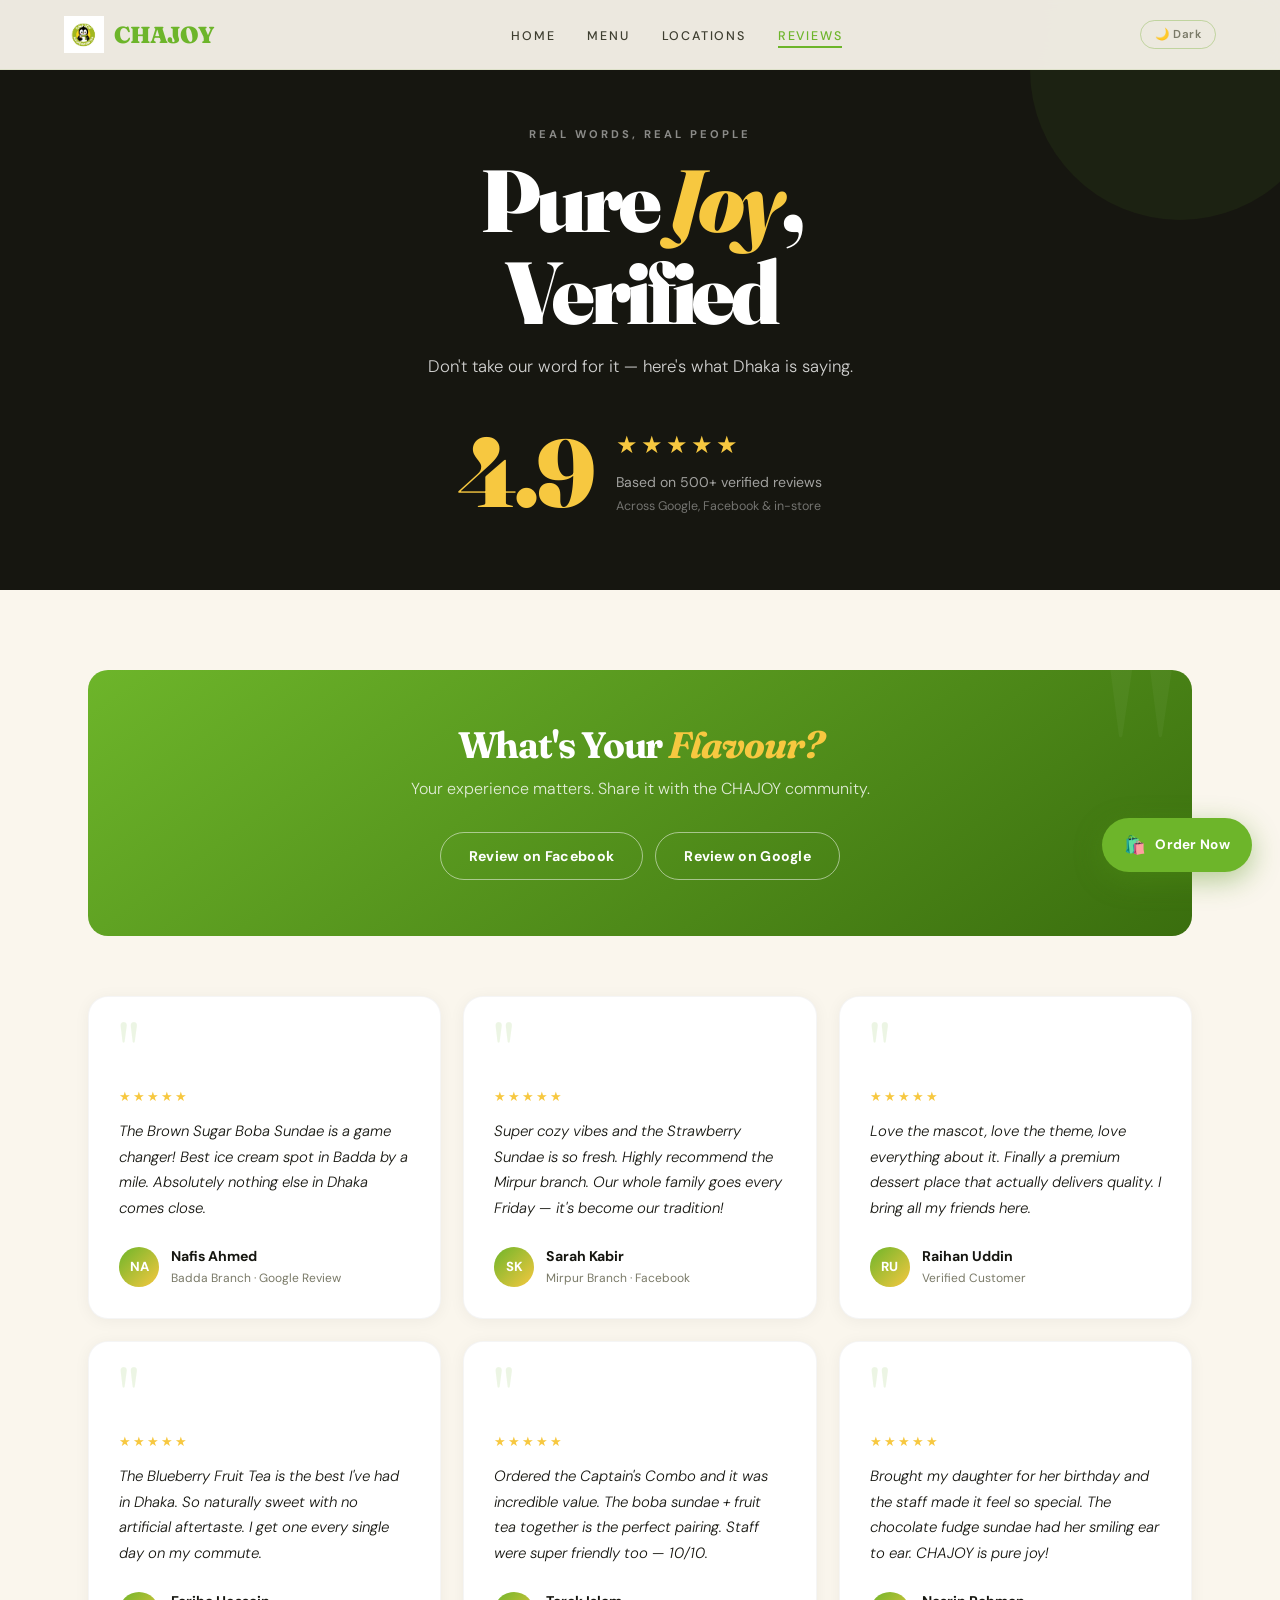
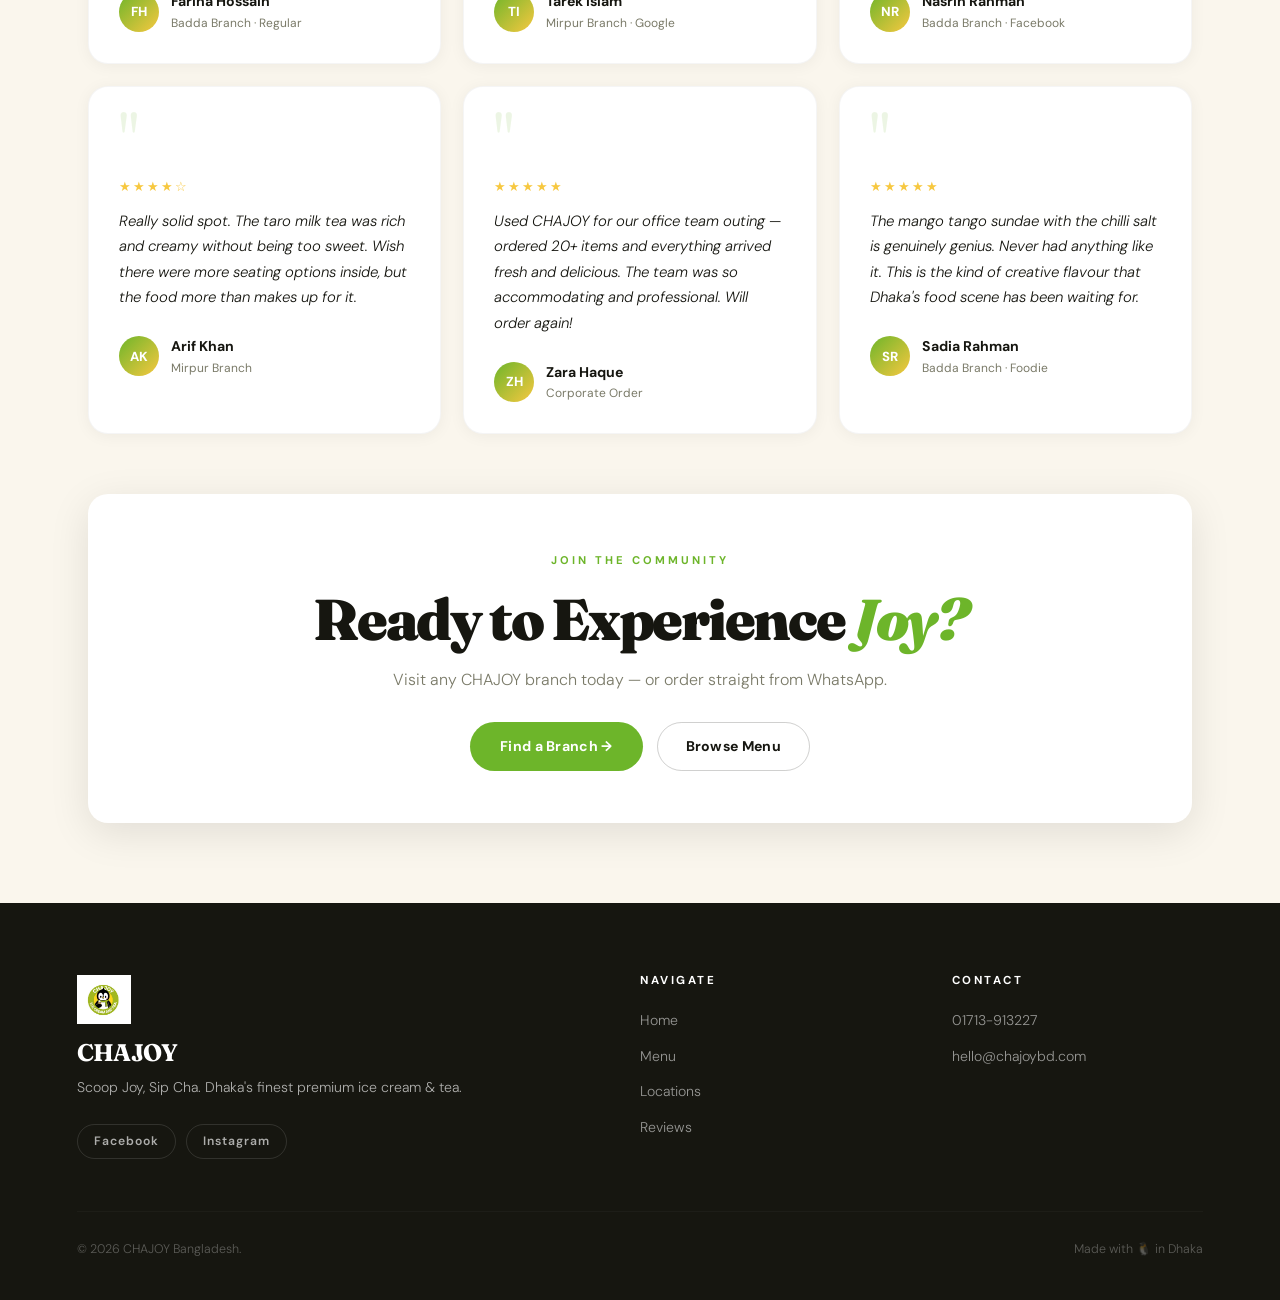
<file: reviews.html>
<!DOCTYPE html>
<html lang="en">
<head>
<meta charset="UTF-8">
<meta name="viewport" content="width=device-width, initial-scale=1.0">
<title>Reviews — CHAJOY</title>
<link rel="stylesheet" href="style.css">
<link href="https://fonts.googleapis.com/css2?family=Fraunces:ital,opsz,wght@0,9..144,100;0,9..144,400;0,9..144,700;0,9..144,900;1,9..144,300;1,9..144,700&family=DM+Sans:ital,opsz,wght@0,9..40,300;0,9..40,400;0,9..40,500;0,9..40,700;1,9..40,300&display=swap" rel="stylesheet">
</head>
<body>

<a href="order.html" class="fab">
  <span class="fab-icon">🛍️</span><span>Order Now</span>
</a>

<nav>
  <a href="index.html" class="brand">
    <img src="image_8c6588.jpg" alt="CHAJOY">
    <span class="brand-name">CHAJOY</span>
  </a>
  <ul class="nav-links">
    <li><a href="index.html">Home</a></li>
    <li><a href="menu.html">Menu</a></li>
    <li><a href="locations.html">Locations</a></li>
    <li><a href="reviews.html">Reviews</a></li>
  </ul>
  <div class="nav-right">
    <button class="theme-btn" onclick="toggleTheme()" id="themeBtn">🌙 Dark</button>
    <div class="hamburger"><span></span><span></span><span></span></div>
  </div>
</nav>

<div class="page-hero page-hero-dark">
  <div style="position:absolute;top:-80px;right:-50px;width:300px;height:300px;border-radius:50%;background:rgba(109,181,42,.08);"></div>
  <span class="eyebrow" style="color:rgba(255,255,255,.5);">Real words, real people</span>
  <h1>Pure <em>Joy</em>,<br>Verified</h1>
  <p>Don't take our word for it — here's what Dhaka is saying.</p>
  <div class="rating-block">
    <div class="big-rating">4.9</div>
    <div class="rating-detail">
      <div class="rating-stars">★★★★★</div>
      <div class="rating-sub">Based on 500+ verified reviews</div>
      <div class="rating-sub2">Across Google, Facebook & in-store</div>
    </div>
  </div>
</div>

<div class="container">

  <div class="leave-review reveal">
    <h2>What's Your <em style="color:var(--y);">Flavour?</em></h2>
    <p>Your experience matters. Share it with the CHAJOY community.</p>
    <div style="display:flex;gap:12px;justify-content:center;flex-wrap:wrap;">
      <a href="https://facebook.com/chajoybd" target="_blank" class="btn btn-outline">Review on Facebook</a>
      <a href="https://g.page/r/chajoy" target="_blank" class="btn btn-outline">Review on Google</a>
    </div>
  </div>

  <div class="review-grid">
    <div class="review-card reveal">
      <span class="review-quote-mark">"</span>
      <div class="review-stars">★★★★★</div>
      <p class="review-text">The Brown Sugar Boba Sundae is a game changer! Best ice cream spot in Badda by a mile. Absolutely nothing else in Dhaka comes close.</p>
      <div class="reviewer">
        <div class="reviewer-av">NA</div>
        <div><div class="reviewer-name">Nafis Ahmed</div><div class="reviewer-src">Badda Branch · Google Review</div></div>
      </div>
    </div>
    <div class="review-card reveal">
      <span class="review-quote-mark">"</span>
      <div class="review-stars">★★★★★</div>
      <p class="review-text">Super cozy vibes and the Strawberry Sundae is so fresh. Highly recommend the Mirpur branch. Our whole family goes every Friday — it's become our tradition!</p>
      <div class="reviewer">
        <div class="reviewer-av">SK</div>
        <div><div class="reviewer-name">Sarah Kabir</div><div class="reviewer-src">Mirpur Branch · Facebook</div></div>
      </div>
    </div>
    <div class="review-card reveal">
      <span class="review-quote-mark">"</span>
      <div class="review-stars">★★★★★</div>
      <p class="review-text">Love the mascot, love the theme, love everything about it. Finally a premium dessert place that actually delivers quality. I bring all my friends here.</p>
      <div class="reviewer">
        <div class="reviewer-av">RU</div>
        <div><div class="reviewer-name">Raihan Uddin</div><div class="reviewer-src">Verified Customer</div></div>
      </div>
    </div>
    <div class="review-card reveal">
      <span class="review-quote-mark">"</span>
      <div class="review-stars">★★★★★</div>
      <p class="review-text">The Blueberry Fruit Tea is the best I've had in Dhaka. So naturally sweet with no artificial aftertaste. I get one every single day on my commute.</p>
      <div class="reviewer">
        <div class="reviewer-av">FH</div>
        <div><div class="reviewer-name">Fariha Hossain</div><div class="reviewer-src">Badda Branch · Regular</div></div>
      </div>
    </div>
    <div class="review-card reveal">
      <span class="review-quote-mark">"</span>
      <div class="review-stars">★★★★★</div>
      <p class="review-text">Ordered the Captain's Combo and it was incredible value. The boba sundae + fruit tea together is the perfect pairing. Staff were super friendly too — 10/10.</p>
      <div class="reviewer">
        <div class="reviewer-av">TI</div>
        <div><div class="reviewer-name">Tarek Islam</div><div class="reviewer-src">Mirpur Branch · Google</div></div>
      </div>
    </div>
    <div class="review-card reveal">
      <span class="review-quote-mark">"</span>
      <div class="review-stars">★★★★★</div>
      <p class="review-text">Brought my daughter for her birthday and the staff made it feel so special. The chocolate fudge sundae had her smiling ear to ear. CHAJOY is pure joy!</p>
      <div class="reviewer">
        <div class="reviewer-av">NR</div>
        <div><div class="reviewer-name">Nasrin Rahman</div><div class="reviewer-src">Badda Branch · Facebook</div></div>
      </div>
    </div>
    <div class="review-card reveal">
      <span class="review-quote-mark">"</span>
      <div class="review-stars">★★★★☆</div>
      <p class="review-text">Really solid spot. The taro milk tea was rich and creamy without being too sweet. Wish there were more seating options inside, but the food more than makes up for it.</p>
      <div class="reviewer">
        <div class="reviewer-av">AK</div>
        <div><div class="reviewer-name">Arif Khan</div><div class="reviewer-src">Mirpur Branch</div></div>
      </div>
    </div>
    <div class="review-card reveal">
      <span class="review-quote-mark">"</span>
      <div class="review-stars">★★★★★</div>
      <p class="review-text">Used CHAJOY for our office team outing — ordered 20+ items and everything arrived fresh and delicious. The team was so accommodating and professional. Will order again!</p>
      <div class="reviewer">
        <div class="reviewer-av">ZH</div>
        <div><div class="reviewer-name">Zara Haque</div><div class="reviewer-src">Corporate Order</div></div>
      </div>
    </div>
    <div class="review-card reveal">
      <span class="review-quote-mark">"</span>
      <div class="review-stars">★★★★★</div>
      <p class="review-text">The mango tango sundae with the chilli salt is genuinely genius. Never had anything like it. This is the kind of creative flavour that Dhaka's food scene has been waiting for.</p>
      <div class="reviewer">
        <div class="reviewer-av">SR</div>
        <div><div class="reviewer-name">Sadia Rahman</div><div class="reviewer-src">Badda Branch · Foodie</div></div>
      </div>
    </div>
  </div>

  <!-- CTA -->
  <div style="text-align:center;margin-top:60px;padding:52px;background:var(--card);border-radius:var(--r);box-shadow:var(--sh2);" class="reveal">
    <span class="eyebrow">Join the community</span>
    <h2 class="section-title" style="margin:10px 0 16px;">Ready to Experience <em>Joy?</em></h2>
    <p style="color:var(--ink3);margin-bottom:30px;font-weight:300;">Visit any CHAJOY branch today — or order straight from WhatsApp.</p>
    <div style="display:flex;gap:14px;justify-content:center;flex-wrap:wrap;">
      <a href="locations.html" class="btn btn-primary">Find a Branch →</a>
      <a href="menu.html" class="btn btn-dark">Browse Menu</a>
    </div>
  </div>

</div>

<footer>
  <div class="footer-grid">
    <div class="footer-brand">
      <img src="image_8c6588.jpg" alt="CHAJOY">
      <h3>CHAJOY</h3>
      <p>Scoop Joy, Sip Cha. Dhaka's finest premium ice cream & tea.</p>
      <div class="footer-socials">
        <a href="https://facebook.com/chajoybd" target="_blank">Facebook</a>
        <a href="https://instagram.com/chajoybd" target="_blank">Instagram</a>
      </div>
    </div>
    <div class="footer-col">
      <h4>Navigate</h4>
      <ul>
        <li><a href="index.html">Home</a></li>
        <li><a href="menu.html">Menu</a></li>
        <li><a href="locations.html">Locations</a></li>
        <li><a href="reviews.html">Reviews</a></li>
      </ul>
    </div>
    <div class="footer-col">
      <h4>Contact</h4>
      <ul>
        <li><a href="tel:01713913227">01713-913227</a></li>
        <li><a href="mailto:hello@chajoybd.com">hello@chajoybd.com</a></li>
      </ul>
    </div>
  </div>
  <div class="footer-bottom">
    <span>© 2026 CHAJOY Bangladesh.</span>
    <span>Made with 🐧 in Dhaka</span>
  </div>
</footer>

<script src="script.js"></script>
</body>
</html>
</file>
<file: style.css>
/* ====================================================
   CHAJOY — Premium Design System v2
   ==================================================== */
@import url('https://fonts.googleapis.com/css2?family=Fraunces:ital,opsz,wght@0,9..144,100;0,9..144,400;0,9..144,700;0,9..144,900;1,9..144,300;1,9..144,700&family=DM+Sans:ital,opsz,wght@0,9..40,300;0,9..40,400;0,9..40,500;0,9..40,700;1,9..40,300&display=swap');

:root {
    --g1:#6db52a;--g2:#4e8f16;--g3:#3a6e0e;--gl:#a3d45a;
    --y:#f7c840;--y2:#e8a800;
    --cream:#faf6ed;--cream2:#f3edd8;
    --ink:#161610;--ink2:#3e3e30;--ink3:#7a7a68;
    --white:#ffffff;--card:#ffffff;
    --nav-bg:rgba(250,246,237,0.94);
    --sh1:0 2px 16px rgba(0,0,0,0.05);
    --sh2:0 10px 40px rgba(0,0,0,0.10);
    --sh3:0 24px 70px rgba(0,0,0,0.14);
    --r:20px;--r2:12px;
    --ease:cubic-bezier(0.22,1,0.36,1);
    --t:all 0.45s cubic-bezier(0.22,1,0.36,1);
}
body.dark {
    --cream:#0f1209;--cream2:#171c0f;
    --ink:#ede9dc;--ink2:#b0ac98;--ink3:#6e6a58;
    --card:#171c0f;--nav-bg:rgba(15,18,9,0.96);
    --sh1:0 2px 16px rgba(0,0,0,0.35);
    --sh2:0 10px 40px rgba(0,0,0,0.45);
    --sh3:0 24px 70px rgba(0,0,0,0.55);
}

*,*::before,*::after{margin:0;padding:0;box-sizing:border-box;}
html{scroll-behavior:smooth;}
body{font-family:'DM Sans',sans-serif;background:var(--cream);color:var(--ink);overflow-x:hidden;transition:background .5s,color .5s;line-height:1.6;}
h1,h2,h3,h4{font-family:'Fraunces',serif;line-height:1.05;letter-spacing:-0.03em;}
a{text-decoration:none;color:inherit;}
img{display:block;max-width:100%;}

.container{max-width:1160px;margin:0 auto;padding:80px 28px;}

/* NAV */
nav{position:fixed;top:0;left:0;right:0;z-index:1000;display:flex;justify-content:space-between;align-items:center;padding:0 5%;height:70px;background:var(--nav-bg);backdrop-filter:blur(24px) saturate(1.4);-webkit-backdrop-filter:blur(24px) saturate(1.4);border-bottom:1px solid rgba(110,172,40,0.12);transition:var(--t);}
.brand{display:flex;align-items:center;gap:10px;}
.brand img{width:40px;height:40px;object-fit:contain;transition:transform .6s cubic-bezier(0.22,1,0.36,1);}
.brand:hover img{transform:rotate(18deg) scale(1.12);}
.brand-name{font-family:'Fraunces',serif;font-weight:900;font-size:1.45rem;color:var(--g1);letter-spacing:-0.04em;}
.nav-links{list-style:none;display:flex;gap:32px;}
.nav-links a{color:var(--ink2);font-size:0.78rem;font-weight:500;letter-spacing:1.8px;text-transform:uppercase;position:relative;transition:color .3s;padding-bottom:2px;}
.nav-links a::after{content:'';position:absolute;bottom:-2px;left:0;width:0;height:1.5px;background:var(--g1);transition:width .35s cubic-bezier(0.22,1,0.36,1);}
.nav-links a:hover,.nav-links a.active{color:var(--g1);}
.nav-links a:hover::after,.nav-links a.active::after{width:100%;}
.nav-right{display:flex;align-items:center;gap:12px;}
.theme-btn{background:transparent;border:1px solid rgba(110,172,40,0.35);color:var(--ink3);padding:6px 14px;border-radius:50px;cursor:pointer;font-size:0.72rem;font-weight:600;letter-spacing:.5px;font-family:'DM Sans',sans-serif;transition:var(--t);}
.theme-btn:hover{background:var(--g1);color:white;border-color:var(--g1);}
.hamburger{display:none;flex-direction:column;gap:5px;cursor:pointer;padding:4px;}
.hamburger span{width:22px;height:2px;background:var(--ink);border-radius:2px;transition:var(--t);}
.hamburger.open span:nth-child(1){transform:rotate(45deg) translateY(7px);}
.hamburger.open span:nth-child(2){opacity:0;}
.hamburger.open span:nth-child(3){transform:rotate(-45deg) translateY(-7px);}

/* FAB */
.fab{position:fixed;bottom:28px;right:28px;z-index:998;display:flex;align-items:center;gap:9px;background:var(--g1);color:white;padding:13px 22px;border-radius:50px;font-weight:700;font-size:.85rem;letter-spacing:.3px;box-shadow:0 8px 28px rgba(78,143,22,.42);transition:var(--t);animation:fabPop 3.5s ease-in-out infinite;}
.fab:hover{transform:translateY(-5px) scale(1.04);box-shadow:0 16px 40px rgba(78,143,22,.52);}
.fab-icon{font-size:1.1rem;}
@keyframes fabPop{0%,100%{box-shadow:0 8px 28px rgba(78,143,22,.42);}50%{box-shadow:0 8px 40px rgba(78,143,22,.6);}}

/* BUTTONS */
.btn{display:inline-flex;align-items:center;gap:8px;padding:13px 30px;border-radius:50px;font-weight:700;font-size:.88rem;letter-spacing:.3px;cursor:pointer;border:none;font-family:'DM Sans',sans-serif;transition:var(--t);}
.btn-primary{background:var(--g1);color:white;}
.btn-primary:hover{background:var(--g2);transform:translateY(-3px);box-shadow:0 14px 32px rgba(78,143,22,.38);}
.btn-outline{background:transparent;border:1.5px solid rgba(255,255,255,.5);color:white;padding:12px 28px;}
.btn-outline:hover{background:rgba(255,255,255,.14);border-color:white;transform:translateY(-3px);}
.btn-dark{background:transparent;border:1.5px solid rgba(22,22,16,.2);color:var(--ink);padding:12px 28px;}
.btn-dark:hover{background:var(--ink);color:var(--cream);transform:translateY(-3px);}

/* EYEBROW / SECTION TITLE */
.eyebrow{display:inline-block;font-size:.7rem;font-weight:700;letter-spacing:3px;text-transform:uppercase;color:var(--g1);margin-bottom:10px;}
.section-title{font-family:'Fraunces',serif;font-size:clamp(2.2rem,4.5vw,3.6rem);font-weight:900;color:var(--ink);letter-spacing:-0.04em;line-height:1.05;}
.section-title em{font-style:italic;color:var(--g1);}

/* HERO */
/* ====================================================
   HERO
   ==================================================== */

.hero{
min-height:100vh;
position:relative;
display:flex;
align-items:flex-end;
padding:0 0 80px;
overflow:hidden;
background:#000;
}

/* HERO BACKGROUND */
.hero-bg{
position:absolute;
inset:0;

background-image:inherit;
background-size:contain;   /* shows full image */
background-position:center;
background-repeat:no-repeat;

background-color:#0b1405;  /* fills empty space */
}

/* premium hover zoom */
.hero:hover .hero-bg{
transform:scale(1.08);
}

.hero-overlay{
position:absolute;
inset:0;
background:linear-gradient(
160deg,
rgba(8,12,4,.18) 0%,
rgba(8,12,4,.08) 30%,
rgba(8,12,4,.62) 72%,
rgba(8,12,4,.88) 100%
);
}

.hero-content{
position:relative;
z-index:2;
padding:0 6%;
max-width:900px;
color:white;
}

.hero-pill{
display:inline-flex;
align-items:center;
gap:8px;
background:rgba(163,212,90,.18);
border:1px solid rgba(163,212,90,.42);
color:var(--gl);
padding:6px 18px;
border-radius:50px;
font-size:.72rem;
font-weight:700;
letter-spacing:2.5px;
text-transform:uppercase;
margin-bottom:24px;
animation:fadeUp .8s cubic-bezier(0.22,1,0.36,1) both;
}

.hero h1{
font-size:clamp(3.8rem,10vw,7.5rem);
font-weight:900;
letter-spacing:-0.05em;
line-height:.93;
margin-bottom:24px;
animation:fadeUp .8s .12s cubic-bezier(0.22,1,0.36,1) both;
}

.hero h1 em{
font-style:italic;
color:var(--y);
}

.hero-sub{
font-size:1.1rem;
opacity:.82;
font-weight:300;
max-width:480px;
margin-bottom:40px;
line-height:1.65;
animation:fadeUp .8s .24s cubic-bezier(0.22,1,0.36,1) both;
}

.hero-cta{
display:flex;
gap:14px;
flex-wrap:wrap;
animation:fadeUp .8s .36s cubic-bezier(0.22,1,0.36,1) both;
}

.hero-scroll{
position:absolute;
bottom:36px;
right:6%;
z-index:2;
display:flex;
flex-direction:column;
align-items:center;
gap:10px;
animation:fadeUp 1s 1.2s cubic-bezier(0.22,1,0.36,1) both;
}

.hero-scroll span{
writing-mode:vertical-rl;
font-size:.65rem;
letter-spacing:3px;
text-transform:uppercase;
color:rgba(255,255,255,.5);
}

.scroll-line{
width:1px;
height:56px;
background:linear-gradient(to bottom,rgba(255,255,255,.5),transparent);
animation:scrollBlink 2.2s ease-in-out infinite;
}

@keyframes scrollBlink{
0%,100%{
transform:scaleY(0);
transform-origin:top;
}
50%{
transform:scaleY(1);
transform-origin:top;
}
}

/* STATS BAR */
.stats-bar{background:var(--g1);display:flex;justify-content:center;gap:0;flex-wrap:wrap;position:relative;overflow:hidden;}
.stats-bar::before{content:'';position:absolute;top:-60%;right:-5%;width:300px;height:300px;border-radius:50%;background:rgba(255,255,255,.06);}
.stat-item{text-align:center;color:white;padding:32px 56px;border-right:1px solid rgba(255,255,255,.15);flex:1;min-width:140px;}
.stat-item:last-child{border-right:none;}
.stat-num{font-family:'Fraunces',serif;font-size:2.8rem;font-weight:900;line-height:1;display:block;letter-spacing:-0.04em;}
.stat-label{font-size:.7rem;font-weight:700;letter-spacing:2px;text-transform:uppercase;opacity:.78;margin-top:6px;display:block;}

/* ABOUT */
.about-grid{display:grid;grid-template-columns:1fr 1fr;gap:100px;align-items:center;}
.mascot-stage{position:relative;display:flex;justify-content:center;align-items:center;}
.mascot-ring{position:absolute;width:88%;aspect-ratio:1;border-radius:50%;background:radial-gradient(circle,rgba(109,181,42,.14) 0%,rgba(109,181,42,.04) 70%,transparent 100%);animation:ringPulse 5s ease-in-out infinite;}
@keyframes ringPulse{0%,100%{transform:scale(1);opacity:1;}50%{transform:scale(1.08);opacity:.7;}}
.mascot-img{width:78%;max-width:360px;position:relative;animation:floatImg 5.5s ease-in-out infinite;filter:drop-shadow(0 30px 50px rgba(0,0,0,.18));}
@keyframes floatImg{0%,100%{transform:translateY(0) rotate(-1deg);}50%{transform:translateY(-20px) rotate(1deg);}}
.about-text p{color:var(--ink2);font-size:1.05rem;line-height:1.8;margin:20px 0 32px;font-weight:300;}
.feature-list{list-style:none;display:flex;flex-direction:column;gap:12px;margin-bottom:40px;}
.feature-list li{display:flex;align-items:center;gap:12px;font-weight:500;font-size:.95rem;color:var(--ink);}
.feature-list li::before{content:'✦';color:var(--g1);font-size:.65rem;flex-shrink:0;}

/* VIDEO */
.video-section{background:var(--ink);padding:90px 6%;text-align:center;position:relative;overflow:hidden;}
.video-section::before{content:'JOY';position:absolute;font-family:'Fraunces',serif;font-size:22vw;font-weight:900;color:rgba(255,255,255,.022);top:50%;left:50%;transform:translate(-50%,-50%);pointer-events:none;letter-spacing:-0.05em;white-space:nowrap;}
.video-section .eyebrow{color:var(--gl);}
.video-section .section-title{color:white;margin:10px 0 44px;}
.video-section .section-title em{color:var(--y);}
.video-frame{max-width:480px;margin:0 auto;border-radius:28px;overflow:hidden;box-shadow:0 30px 80px rgba(0,0,0,.5);position:relative;}

/* MENU CARDS */
.menu-grid{display:grid;grid-template-columns:repeat(auto-fill,minmax(300px,1fr));gap:24px;}
.menu-card{background:var(--card);border-radius:var(--r);overflow:hidden;box-shadow:var(--sh2);transition:var(--t);position:relative;}
.menu-card:hover{transform:translateY(-10px);box-shadow:var(--sh3);}
.card-img-wrap{overflow:hidden;position:relative;}
.card-img{width:100%;height:220px;object-fit:cover;display:block;transition:transform .7s cubic-bezier(0.22,1,0.36,1);background:var(--cream2);}
.menu-card:hover .card-img{transform:scale(1.07);}
.card-badge{position:absolute;top:14px;left:14px;background:var(--y);color:var(--ink);padding:4px 13px;border-radius:50px;font-size:.68rem;font-weight:800;letter-spacing:.5px;text-transform:uppercase;}
.card-badge.hot{background:#e63946;color:white;}
.card-body{padding:22px 24px 26px;}
.card-body h3{font-family:'Fraunces',serif;font-size:1.18rem;font-weight:700;color:var(--ink);margin-bottom:8px;letter-spacing:-0.02em;}
.card-body p{color:var(--ink3);font-size:.87rem;line-height:1.65;margin-bottom:18px;}
.card-footer{display:flex;align-items:center;justify-content:space-between;}
.card-price{font-family:'Fraunces',serif;font-size:1.65rem;font-weight:900;color:var(--g1);letter-spacing:-0.04em;}
.card-tags{display:flex;gap:6px;flex-wrap:wrap;}
.card-tag{background:rgba(109,181,42,.1);color:var(--g2);padding:3px 10px;border-radius:50px;font-size:.68rem;font-weight:700;}

/* QUIZ */
.quiz-section{background:linear-gradient(150deg,var(--g3) 0%,var(--g1) 60%,var(--gl) 100%);padding:90px 6%;position:relative;overflow:hidden;}
.quiz-section::before,.quiz-section::after{content:'';position:absolute;border-radius:50%;background:rgba(255,255,255,.06);}
.quiz-section::before{width:600px;height:600px;top:-200px;right:-150px;}
.quiz-section::after{width:350px;height:350px;bottom:-120px;left:-80px;}
.quiz-inner{max-width:680px;margin:0 auto;position:relative;z-index:1;text-align:center;}
.quiz-inner h2{font-size:clamp(2rem,4vw,3rem);color:white;margin-bottom:12px;}
.quiz-inner>p{color:rgba(255,255,255,.78);margin-bottom:40px;font-size:1rem;font-weight:300;}
.quiz-card{background:white;border-radius:28px;padding:38px 42px;box-shadow:0 24px 70px rgba(0,0,0,.22);}
.quiz-progress{display:flex;gap:6px;margin-bottom:30px;}
.qp-dot{flex:1;height:3px;border-radius:3px;background:var(--cream2);transition:background .4s;}
.qp-dot.on{background:var(--g1);}
.quiz-q{font-family:'Fraunces',serif;font-size:1.35rem;font-weight:700;color:var(--ink);margin-bottom:24px;letter-spacing:-0.02em;line-height:1.3;}
.quiz-opts{display:grid;grid-template-columns:1fr 1fr;gap:10px;}
.quiz-opt{background:var(--cream);border:2px solid transparent;border-radius:var(--r2);padding:15px 16px;cursor:pointer;font-weight:600;font-size:.9rem;color:var(--ink);transition:var(--t);font-family:'DM Sans',sans-serif;text-align:center;line-height:1.4;}
.quiz-opt:hover{border-color:var(--g1);background:rgba(109,181,42,.07);transform:translateY(-2px);}
.quiz-result{text-align:center;}
.result-emoji{font-size:4rem;display:block;margin-bottom:14px;}
.result-name{font-family:'Fraunces',serif;font-size:2rem;color:var(--ink);margin-bottom:10px;}
.result-desc{color:var(--ink3);margin-bottom:24px;font-weight:300;}
.coupon{background:linear-gradient(135deg,var(--g1),var(--g3));color:white;padding:14px 28px;border-radius:50px;font-weight:800;font-size:.95rem;display:inline-block;letter-spacing:.5px;}
.quiz-restart{background:transparent;border:1.5px solid rgba(0,0,0,.15);padding:9px 22px;border-radius:50px;cursor:pointer;font-weight:600;font-size:.82rem;color:var(--ink3);font-family:'DM Sans',sans-serif;margin-top:18px;transition:var(--t);}
.quiz-restart:hover{border-color:var(--g1);color:var(--g1);}

/* REVIEWS */
.review-grid{display:grid;grid-template-columns:repeat(auto-fill,minmax(300px,1fr));gap:22px;}
.review-card{background:var(--card);border-radius:var(--r);padding:30px;box-shadow:var(--sh1);border:1px solid rgba(0,0,0,.04);transition:var(--t);}
.review-card:hover{transform:translateY(-5px);box-shadow:var(--sh2);}
.review-quote-mark{font-family:'Fraunces',serif;font-size:4rem;color:var(--g1);opacity:.12;line-height:.7;display:block;margin-bottom:14px;}
.review-stars{color:var(--y);font-size:.82rem;letter-spacing:2px;margin-bottom:12px;}
.review-text{color:var(--ink);font-size:.93rem;line-height:1.72;font-style:italic;font-weight:300;margin-bottom:24px;}
.reviewer{display:flex;align-items:center;gap:12px;}
.reviewer-av{width:40px;height:40px;border-radius:50%;background:linear-gradient(135deg,var(--g1),var(--y));display:flex;align-items:center;justify-content:center;font-weight:800;color:white;font-size:.82rem;flex-shrink:0;}
.reviewer-name{font-weight:700;font-size:.88rem;color:var(--ink);}
.reviewer-src{font-size:.75rem;color:var(--ink3);margin-top:1px;}

/* CONTACT */
.contact-grid{display:grid;grid-template-columns:1fr 1.6fr;gap:36px;align-items:start;}
.contact-info{background:linear-gradient(145deg,var(--g2),var(--g3));color:white;padding:44px;border-radius:var(--r);position:relative;overflow:hidden;}
.contact-info::before{content:'';position:absolute;top:-40px;right:-40px;width:200px;height:200px;border-radius:50%;background:rgba(255,255,255,.07);}
.contact-info h3{font-size:1.9rem;color:white;margin-bottom:14px;}
.contact-info p{opacity:.82;margin-bottom:32px;line-height:1.7;font-weight:300;}
.contact-row{display:flex;align-items:flex-start;gap:14px;margin-bottom:22px;}
.contact-icon{font-size:1.2rem;flex-shrink:0;margin-top:3px;}
.contact-row small{opacity:.65;font-size:.78rem;display:block;margin-bottom:2px;}
.contact-row a{color:white;font-weight:600;font-size:.95rem;}
.contact-form{background:var(--card);padding:44px;border-radius:var(--r);box-shadow:var(--sh2);}
.form-group{margin-bottom:18px;}
.form-label{display:block;font-size:.72rem;font-weight:700;letter-spacing:1.5px;text-transform:uppercase;color:var(--ink3);margin-bottom:7px;}
.form-group input,.form-group select,.form-group textarea{width:100%;padding:13px 16px;border:1.5px solid rgba(0,0,0,.09);border-radius:var(--r2);background:var(--cream);color:var(--ink);font-size:.93rem;font-family:'DM Sans',sans-serif;transition:border-color .3s;outline:none;resize:vertical;}
.form-group input:focus,.form-group textarea:focus{border-color:var(--g1);}
body.dark .form-group input,body.dark .form-group select,body.dark .form-group textarea{border-color:rgba(255,255,255,.1);}

/* PAGE HERO */
.page-hero{padding:120px 6% 70px;text-align:center;color:white;position:relative;overflow:hidden;}
.page-hero-green{background:linear-gradient(145deg,var(--g3),var(--g1));}
.page-hero-dark{background:var(--ink);}
.page-hero h1{font-size:clamp(3rem,7vw,5.5rem);font-weight:900;letter-spacing:-0.05em;margin-bottom:14px;}
.page-hero h1 em{font-style:italic;color:var(--y);}
.page-hero p{opacity:.8;font-size:1.05rem;font-weight:300;}

/* LOCATIONS */
.loc-grid{display:grid;grid-template-columns:repeat(auto-fit,minmax(460px,1fr));gap:36px;margin-top:60px;}
.loc-card{background:var(--card);border-radius:var(--r);overflow:hidden;box-shadow:var(--sh2);transition:var(--t);}
.loc-card:hover{transform:translateY(-6px);box-shadow:var(--sh3);}
.loc-card-head{padding:28px 28px 0;display:flex;justify-content:space-between;align-items:flex-start;}
.loc-card-head h2{font-family:'Fraunces',serif;font-size:1.45rem;font-weight:700;color:var(--ink);}
.status-pill{padding:4px 13px;border-radius:50px;font-size:.68rem;font-weight:800;letter-spacing:1.5px;text-transform:uppercase;}
.status-pill.open{background:rgba(109,181,42,.14);color:var(--g2);}
.status-pill.closed{background:rgba(220,50,47,.1);color:#c0392b;}
.loc-details{padding:16px 28px 26px;}
.loc-details p{color:var(--ink3);font-size:.9rem;line-height:1.6;margin-bottom:6px;}
.loc-meta{display:flex;gap:22px;margin:16px 0;flex-wrap:wrap;}
.loc-meta-item{display:flex;align-items:center;gap:8px;font-size:.84rem;font-weight:600;color:var(--ink2);}
.map-wrap{height:280px;border-top:1px solid rgba(0,0,0,.05);overflow:hidden;}
.map-wrap iframe{width:100%;height:100%;border:none;display:block;}

/* REVIEWS PAGE */
.rating-block{display:flex;align-items:center;justify-content:center;gap:24px;margin-top:44px;flex-wrap:wrap;}
.big-rating{font-family:'Fraunces',serif;font-size:6rem;font-weight:900;color:var(--y);line-height:1;letter-spacing:-0.04em;}
.rating-detail{text-align:left;}
.rating-stars{color:var(--y);font-size:1.5rem;letter-spacing:3px;margin-bottom:6px;}
.rating-sub{color:rgba(255,255,255,.6);font-size:.88rem;}
.rating-sub2{color:rgba(255,255,255,.4);font-size:.78rem;margin-top:4px;}
.leave-review{background:linear-gradient(145deg,var(--g1),var(--g3));border-radius:var(--r);padding:56px;text-align:center;margin-bottom:60px;color:white;position:relative;overflow:hidden;}
.leave-review::before{content:'"';position:absolute;font-family:'Fraunces',serif;font-size:320px;color:rgba(255,255,255,.04);top:-60px;right:10px;line-height:1;pointer-events:none;}
.leave-review h2{font-size:2.3rem;margin-bottom:12px;}
.leave-review p{opacity:.82;margin-bottom:30px;font-weight:300;}

/* MENU PAGE */
.menu-hero{padding:130px 6% 65px;background:linear-gradient(145deg,var(--g3),var(--g1) 60%,var(--gl));text-align:center;color:white;position:relative;overflow:hidden;}
.menu-hero::before{content:'';position:absolute;top:-100px;right:-60px;width:400px;height:400px;border-radius:50%;background:rgba(255,255,255,.07);}
.menu-hero::after{content:'';position:absolute;bottom:-80px;left:-50px;width:300px;height:300px;border-radius:50%;background:rgba(255,255,255,.05);}
.menu-hero h1{font-size:clamp(3rem,8vw,5.5rem);font-weight:900;letter-spacing:-0.05em;margin:10px 0 16px;position:relative;}
.menu-hero h1 em{color:var(--y);}
.menu-hero p{opacity:.82;font-size:1.05rem;font-weight:300;position:relative;}
.size-chips{display:inline-flex;gap:16px;background:rgba(255,255,255,.12);backdrop-filter:blur(10px);border-radius:16px;padding:14px 28px;margin-top:28px;position:relative;flex-wrap:wrap;justify-content:center;}
.size-chip{text-align:center;}
.size-chip .sz{display:block;font-size:.7rem;font-weight:800;letter-spacing:2px;margin-top:5px;opacity:.8;}
.filter-row{display:flex;gap:8px;flex-wrap:wrap;justify-content:center;margin-bottom:52px;}
.filter-btn{background:transparent;border:1.5px solid rgba(109,181,42,.35);color:var(--ink3);padding:8px 20px;border-radius:50px;cursor:pointer;font-weight:600;font-size:.78rem;letter-spacing:.3px;transition:var(--t);font-family:'DM Sans',sans-serif;}
.filter-btn:hover,.filter-btn.active{background:var(--g1);border-color:var(--g1);color:white;transform:translateY(-2px);box-shadow:0 8px 22px rgba(109,181,42,.32);}
.cat-title{font-family:'Fraunces',serif;font-size:1rem;font-weight:700;color:var(--g1);letter-spacing:2.5px;text-transform:uppercase;margin:52px 0 24px;display:flex;align-items:center;gap:16px;}
.cat-title::after{content:'';flex:1;height:1px;background:rgba(109,181,42,.18);}
.price-stack{display:flex;flex-direction:column;gap:3px;}
.price-main{font-family:'Fraunces',serif;font-size:1.6rem;font-weight:900;color:var(--g1);letter-spacing:-0.03em;line-height:1;}
.price-sm-v{font-family:'Fraunces',serif;font-size:1rem;font-weight:700;color:var(--ink3);}
.price-lbl{font-size:.65rem;font-weight:700;color:var(--ink3);letter-spacing:1px;}
.addon-grid{display:grid;grid-template-columns:repeat(auto-fill,minmax(190px,1fr));gap:14px;}
.addon-item{background:var(--card);border-radius:var(--r2);padding:18px 20px;box-shadow:var(--sh1);display:flex;align-items:center;justify-content:space-between;transition:var(--t);}
.addon-item:hover{transform:translateY(-3px);box-shadow:var(--sh2);}
.addon-price{font-family:'Fraunces',serif;font-size:1.3rem;font-weight:900;color:var(--g1);}
.addon-name{font-weight:700;font-size:.9rem;color:var(--ink);}
.addon-desc{font-size:.76rem;color:var(--ink3);margin-top:2px;}

/* FOOTER */
footer{background:var(--ink);color:rgba(255,255,255,.65);padding:72px 6% 40px;}
.footer-grid{display:grid;grid-template-columns:2fr 1fr 1fr;gap:60px;margin-bottom:52px;}
.footer-brand img{width:54px;margin-bottom:16px;}
.footer-brand h3{font-family:'Fraunces',serif;font-size:1.5rem;color:white;margin-bottom:10px;letter-spacing:-0.03em;}
.footer-brand p{line-height:1.7;font-size:.88rem;font-weight:300;}
.footer-socials{display:flex;gap:10px;margin-top:24px;}
.footer-socials a{color:rgba(255,255,255,.65);font-size:.76rem;font-weight:600;letter-spacing:1px;padding:7px 16px;border:1px solid rgba(255,255,255,.12);border-radius:50px;transition:var(--t);}
.footer-socials a:hover{background:var(--g1);border-color:var(--g1);color:white;}
.footer-col h4{color:white;font-family:'DM Sans',sans-serif;font-size:.72rem;letter-spacing:2.5px;text-transform:uppercase;font-weight:700;margin-bottom:20px;}
.footer-col ul{list-style:none;}
.footer-col ul li{margin-bottom:10px;}
.footer-col ul li a{color:rgba(255,255,255,.55);font-size:.88rem;transition:color .25s;font-weight:300;}
.footer-col ul li a:hover{color:var(--gl);}
.footer-bottom{border-top:1px solid rgba(255,255,255,.07);padding-top:28px;display:flex;justify-content:space-between;align-items:center;flex-wrap:wrap;gap:14px;font-size:.78rem;opacity:.45;font-weight:300;}

/* ANIMATIONS */
@keyframes fadeUp{from{opacity:0;transform:translateY(22px);}to{opacity:1;transform:translateY(0);}}
.reveal{opacity:0;transform:translateY(28px);transition:opacity .75s cubic-bezier(0.22,1,0.36,1),transform .75s cubic-bezier(0.22,1,0.36,1);}
.reveal.vis{opacity:1;transform:translateY(0);}

/* RESPONSIVE */
@media(max-width:960px){.about-grid{grid-template-columns:1fr;gap:50px;}.contact-grid{grid-template-columns:1fr;}.footer-grid{grid-template-columns:1fr 1fr;}.loc-grid{grid-template-columns:1fr;}}
@media(max-width:700px){
.nav-links{display:none;}
.nav-links.open{display:flex;flex-direction:column;position:fixed;top:70px;left:0;right:0;background:var(--nav-bg);backdrop-filter:blur(20px);padding:24px;gap:20px;border-bottom:1px solid rgba(0,0,0,.06);z-index:999;}
.hamburger{display:flex;}
.hero h1{font-size:clamp(3rem,12vw,5rem);}
.quiz-opts{grid-template-columns:1fr;}
.footer-grid{grid-template-columns:1fr;}
.footer-bottom{flex-direction:column;text-align:center;}
.stat-item{padding:24px 28px;border-right:none;border-bottom:1px solid rgba(255,255,255,.12);}
.stat-item:last-child{border-bottom:none;}
.menu-grid{grid-template-columns:1fr;}
.contact-form{padding:28px;}
.contact-info{padding:30px;}
.leave-review{padding:36px 24px;}
.quiz-card{padding:28px 24px;}
}
</file>
